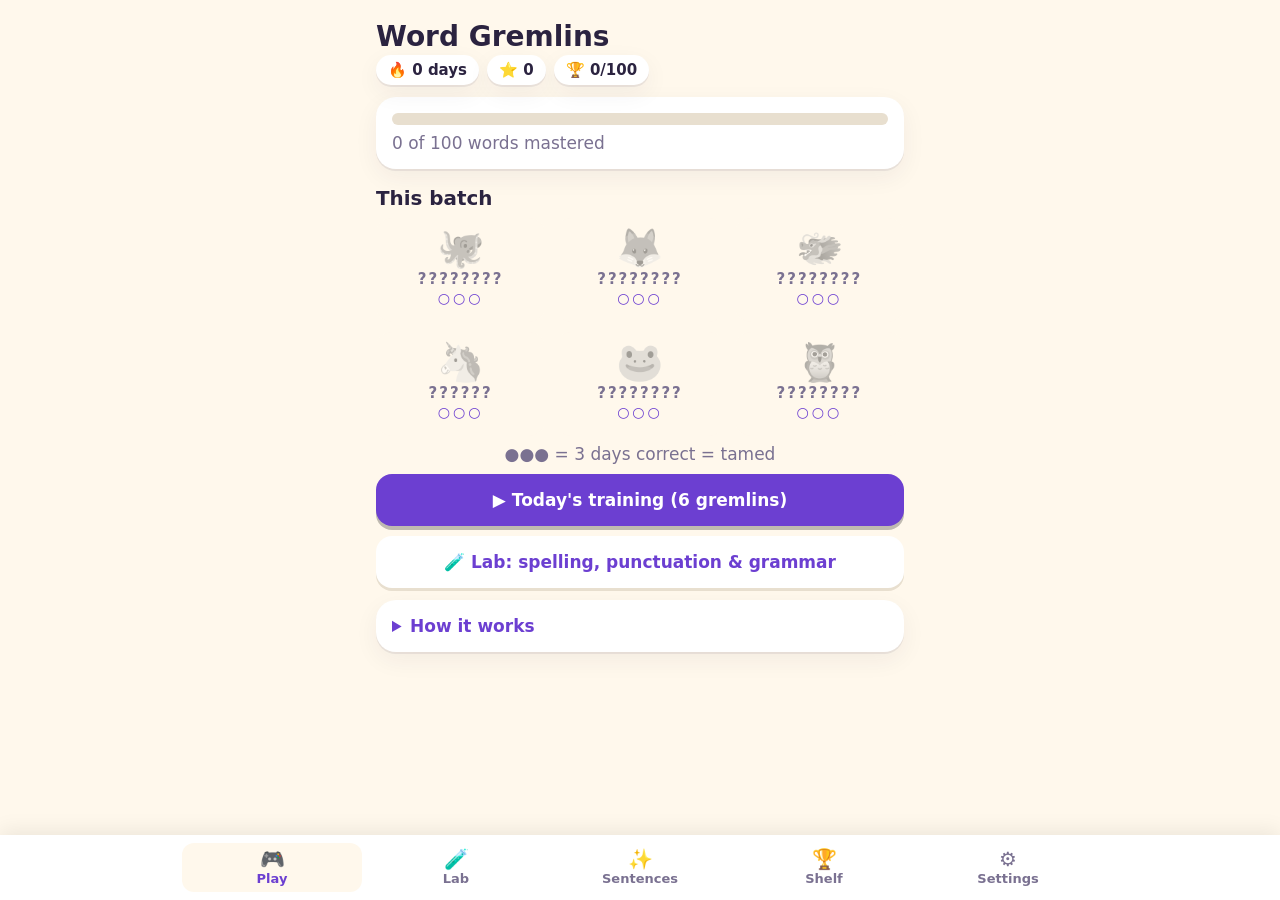
<file: index.html>
<!doctype html>
<html lang="en-GB">
<head>
<meta charset="utf-8">
<meta name="viewport" content="width=device-width,initial-scale=1,viewport-fit=cover">
<title>Word Gremlins</title>
<meta name="description" content="Tame spelling gremlins by spelling words from memory on three different days.">
<meta name="theme-color" content="#6c3fd1">
<meta name="apple-mobile-web-app-capable" content="yes">
<meta name="mobile-web-app-capable" content="yes">
<meta name="apple-mobile-web-app-title" content="Gremlins">
<meta name="apple-mobile-web-app-status-bar-style" content="default">
<link rel="manifest" href="manifest.webmanifest">
<link rel="icon" href="icons/icon.svg" type="image/svg+xml">
<link rel="apple-touch-icon" href="icons/apple-touch-icon.png">
<link rel="stylesheet" href="style.css">
</head>
<body>
<div id="app"></div>
<noscript>Word Gremlins needs JavaScript.</noscript>
<script src="words.js"></script>
<script src="app.js"></script>
</body>
</html>
</file>
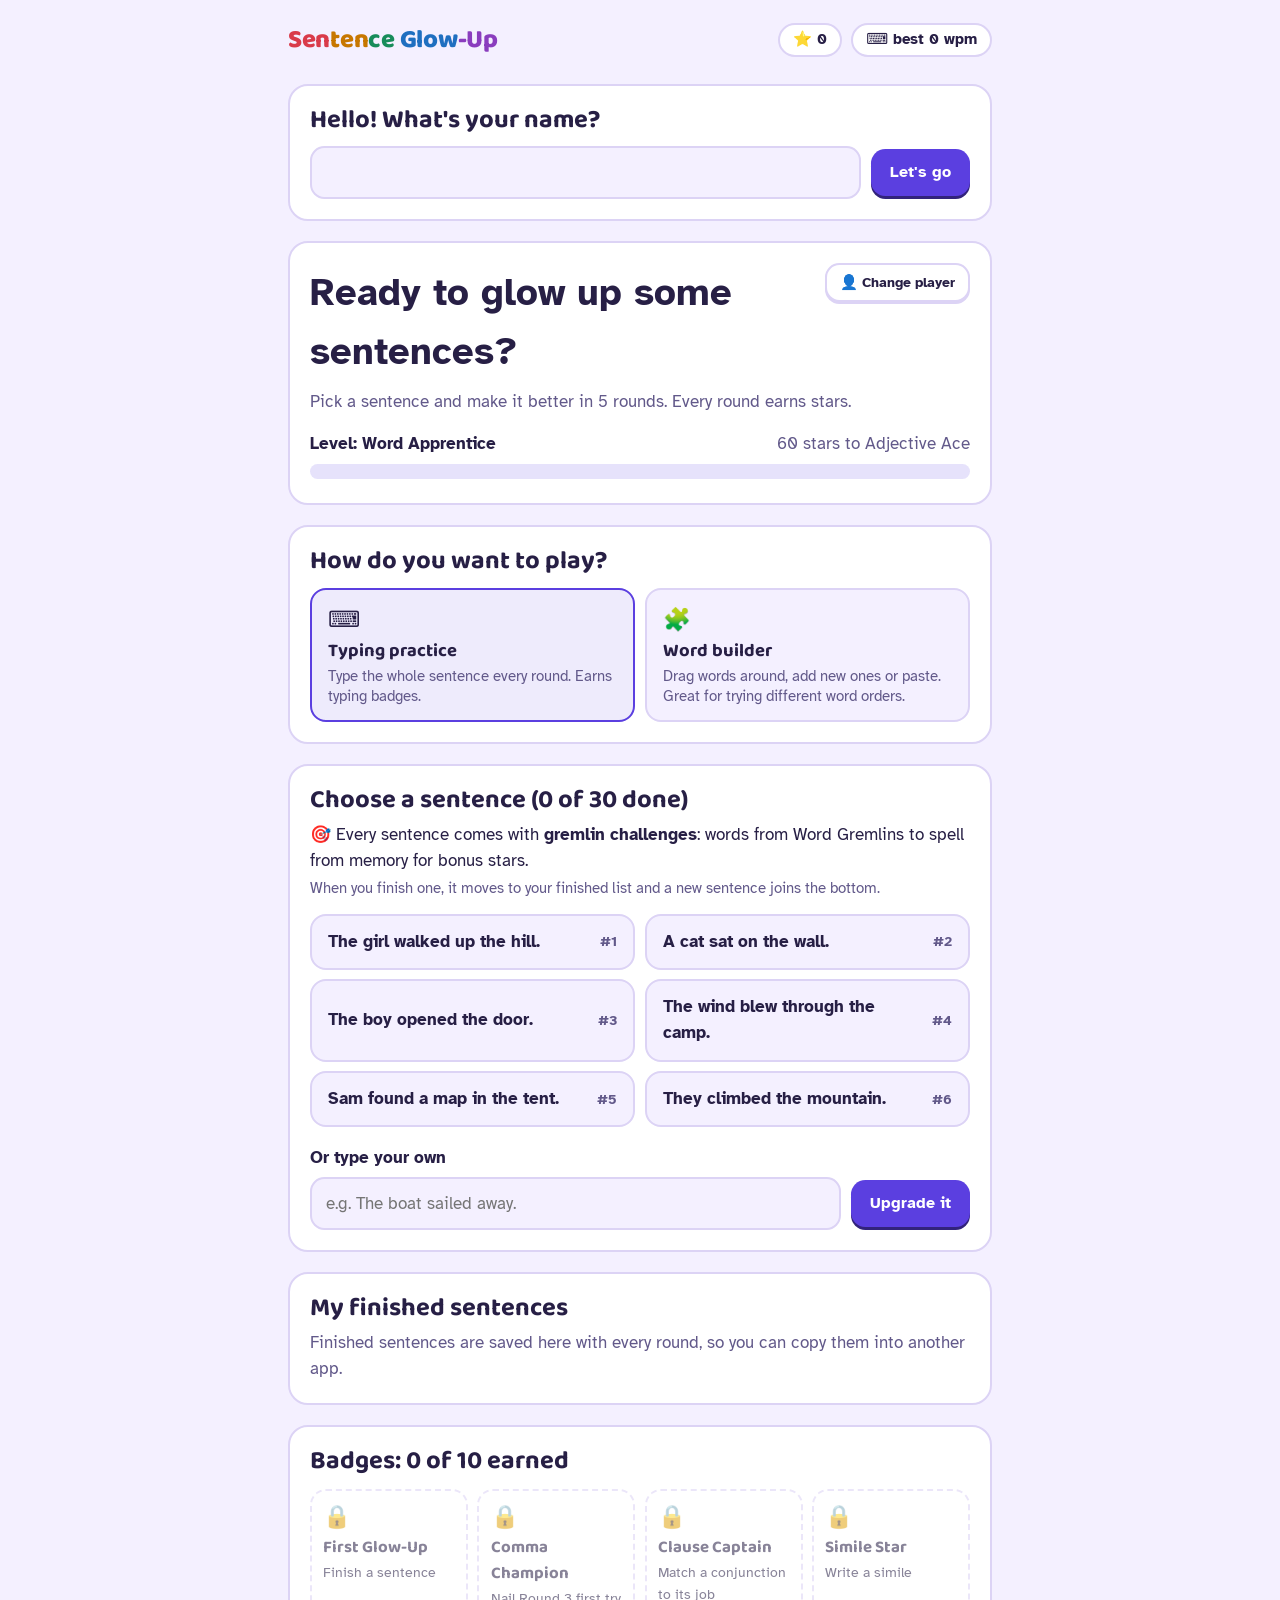
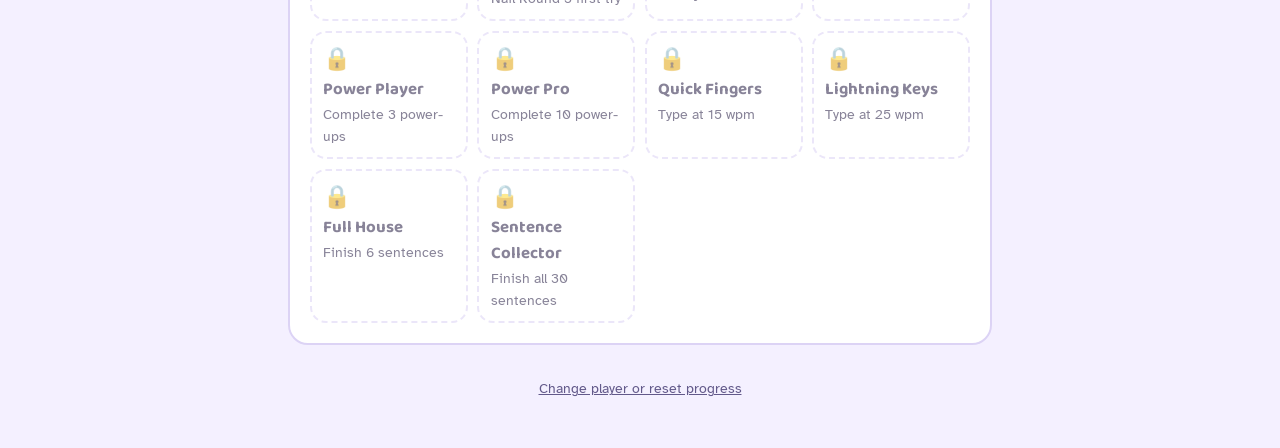
<file: glowup.html>
<!DOCTYPE html>
<html lang="en-GB">
<head>
<meta charset="utf-8">
<meta name="viewport" content="width=device-width, initial-scale=1, viewport-fit=cover">
<title>Sentence Glow-Up</title>
<meta name="theme-color" content="#6c3fd1">
<link rel="preconnect" href="https://fonts.googleapis.com">
<link rel="preconnect" href="https://fonts.gstatic.com" crossorigin>
<link href="https://fonts.googleapis.com/css2?family=Baloo+2:wght@500;700;800&family=Atkinson+Hyperlegible:ital,wght@0,400;0,700;1,400&display=swap" rel="stylesheet">
<style>
:root{
  --bg:#F4F0FF;--panel:#FFFFFF;--ink:#271F45;--muted:#62598A;--line:#DCD3F5;
  --accent:#5B3FE0;--accent-ink:#FFFFFF;--good:#17845A;--warn:#B4400C;
  --r1:#D93B4A;--r2:#C77700;--r3:#178C5A;--r4:#1F6FC0;--r5:#8A3DBE;
  --display:"Baloo 2","Trebuchet MS","Segoe UI",system-ui,sans-serif;
  --body:"Atkinson Hyperlegible","Verdana","Segoe UI",system-ui,sans-serif;
  color-scheme:light;
  box-sizing:border-box;
  padding-top:env(safe-area-inset-top,0px);
  padding-bottom:env(safe-area-inset-bottom,0px);
}
@media (prefers-color-scheme:dark){
  :root:not([data-theme="light"]){
    --bg:#16112A;--panel:#221B3D;--ink:#F0ECFF;--muted:#ADA5D2;--line:#3A3162;
    --accent:#A28EFF;--accent-ink:#16112A;--good:#4FD69A;--warn:#FF9B6B;
    --r1:#FF7A85;--r2:#FFBA4A;--r3:#4FD69A;--r4:#6EB6FF;--r5:#CF92F5;
    color-scheme:dark;
  }
}
:root[data-theme="dark"]{
  --bg:#16112A;--panel:#221B3D;--ink:#F0ECFF;--muted:#ADA5D2;--line:#3A3162;
  --accent:#A28EFF;--accent-ink:#16112A;--good:#4FD69A;--warn:#FF9B6B;
  --r1:#FF7A85;--r2:#FFBA4A;--r3:#4FD69A;--r4:#6EB6FF;--r5:#CF92F5;
  color-scheme:dark;
}
html{scroll-padding-top:env(safe-area-inset-top,0px)}
*,*::before,*::after{box-sizing:inherit}
body{margin:0;background:var(--bg);color:var(--ink);font-family:var(--body);font-size:1.0625rem;line-height:1.55}
.wrap{max-width:46rem;margin:0 auto;padding:1.25rem 1rem 3rem}
h1,h2,h3{font-family:var(--display);line-height:1.15;margin:0}
button,input,textarea{font:inherit;color:inherit}
button{cursor:pointer}
:focus-visible{outline:3px solid var(--accent);outline-offset:2px}
[hidden]{display:none!important}

/* top bar */
.bar{display:flex;align-items:center;justify-content:space-between;gap:1rem;margin-bottom:1.5rem;flex-wrap:wrap}
.logo{font-family:var(--display);font-weight:800;font-size:1.6rem;letter-spacing:-.01em}
.logo span{display:inline-block}
.logo .c1{color:var(--r1)}.logo .c2{color:var(--r2)}.logo .c3{color:var(--r3)}.logo .c4{color:var(--r4)}.logo .c5{color:var(--r5)}
.stats{display:flex;gap:.6rem;flex-wrap:wrap}
.pill{background:var(--panel);border:2px solid var(--line);border-radius:999px;padding:.2rem .8rem;font-weight:700;font-size:.95rem;white-space:nowrap}

.panel{background:var(--panel);border:2px solid var(--line);border-radius:1.25rem;padding:1.25rem;margin-bottom:1.25rem}
.muted{color:var(--muted)}
.btn{border:none;border-radius:.9rem;padding:.7rem 1.2rem;font-weight:700;background:var(--accent);color:var(--accent-ink);font-size:1rem;box-shadow:0 3px 0 color-mix(in srgb,var(--accent) 55%,#000)}
.btn:active{transform:translateY(2px);box-shadow:0 1px 0 color-mix(in srgb,var(--accent) 55%,#000)}
.btn.ghost{background:var(--panel);color:var(--ink);border:2px solid var(--line);box-shadow:0 2px 0 var(--line)}
.btn.ghost:hover{border-color:var(--accent)}
.btn.small{padding:.4rem .8rem;font-size:.9rem}
.btn:disabled{opacity:.45;cursor:not-allowed;box-shadow:none}
.seg{display:flex;background:var(--bg);border:2px solid var(--line);border-radius:999px;padding:.25rem;gap:.25rem;margin-bottom:1rem}
.segb{flex:1;border:none;background:transparent;border-radius:999px;padding:.55rem .8rem;font-weight:700;color:var(--muted)}
.segb[aria-checked="true"]{background:var(--accent);color:var(--accent-ink)}
.row{display:flex;gap:.6rem;flex-wrap:wrap;align-items:center}

/* home */
.hello{font-size:clamp(1.8rem,5vw,2.4rem);font-weight:800;margin-bottom:.25rem}
.level{margin-top:1rem}
.track{height:.9rem;background:color-mix(in srgb,var(--accent) 15%,transparent);border-radius:999px;overflow:hidden;margin:.4rem 0 .3rem}
.fill{height:100%;background:linear-gradient(90deg,var(--r1),var(--r2),var(--r3),var(--r4),var(--r5));border-radius:999px;transition:width .6s}
.picks{display:grid;gap:.6rem;grid-template-columns:repeat(auto-fit,minmax(14rem,1fr));margin-top:.8rem}
.pick{text-align:left;background:var(--bg);border:2px solid var(--line);border-radius:1rem;padding:.8rem 1rem;font-weight:700;display:flex;justify-content:space-between;gap:.5rem;align-items:center}
.pick:hover{border-color:var(--accent)}
.pick .done{color:var(--good);font-size:.9rem;white-space:nowrap}
.field{width:100%;padding:.7rem .9rem;border:2px solid var(--line);border-radius:.9rem;background:var(--bg)}
.badges{display:grid;grid-template-columns:repeat(auto-fill,minmax(9.5rem,1fr));gap:.6rem;margin-top:.8rem}
.badge{border:2px dashed var(--line);border-radius:1rem;padding:.6rem .7rem;font-size:.9rem;opacity:.55}
.badge b{display:block;font-family:var(--display);font-size:1.05rem}
.badge.on{border-style:solid;border-color:var(--accent);opacity:1;background:color-mix(in srgb,var(--accent) 8%,transparent)}
.badge .ico{font-size:1.4rem}

/* play */
.rounds{display:flex;gap:.4rem;margin-bottom:1rem}
.rd{flex:1;text-align:center;border-radius:.8rem;padding:.35rem .2rem;font-weight:700;font-size:.85rem;border:2px solid var(--line);color:var(--muted)}
.rd.now{color:#fff;border-color:transparent}
.rd.past{border-color:transparent}
.rd b{display:block;font-family:var(--display);font-size:1.15rem}
.stage{font-family:var(--display);font-weight:600;font-size:clamp(1.35rem,4vw,1.9rem);line-height:1.5;margin:.3rem 0 0}
mark{color:inherit;border-radius:.3em;padding:0 .12em;box-decoration-break:clone;-webkit-box-decoration-break:clone}
mark.r1{background:color-mix(in srgb,var(--r1) 24%,transparent);box-shadow:inset 0 -3px 0 var(--r1)}
mark.r2{background:color-mix(in srgb,var(--r2) 24%,transparent);box-shadow:inset 0 -3px 0 var(--r2)}
mark.r3{background:color-mix(in srgb,var(--r3) 24%,transparent);box-shadow:inset 0 -3px 0 var(--r3)}
mark.r4{background:color-mix(in srgb,var(--r4) 24%,transparent);box-shadow:inset 0 -3px 0 var(--r4)}
mark.r5{background:color-mix(in srgb,var(--r5) 24%,transparent);box-shadow:inset 0 -3px 0 var(--r5)}
.task h2{font-size:1.5rem}
.task .eg{font-style:italic;color:var(--muted);margin:.3rem 0 0}
details{margin-top:.6rem}
summary{cursor:pointer;font-weight:700;color:var(--accent)}
.chips{display:flex;flex-wrap:wrap;gap:.4rem;margin-top:.5rem}
.chip{border:2px solid var(--line);border-radius:999px;padding:.1rem .65rem;font-size:.95rem}
.power{display:flex;gap:.8rem;align-items:center;border:2px solid var(--r2);background:color-mix(in srgb,var(--r2) 10%,transparent);border-radius:1rem;padding:.7rem .9rem;margin-top:1rem}
.power .ico{font-size:1.6rem}
.power b{font-family:var(--display);font-size:1.05rem}
textarea{width:100%;min-height:7rem;resize:vertical;padding:.9rem 1rem;border:3px solid var(--line);border-radius:1rem;background:var(--bg);font-size:1.2rem;line-height:1.5}
textarea:focus{border-color:var(--accent);outline:none}
.typebar{display:flex;justify-content:space-between;gap:.6rem;flex-wrap:wrap;margin:.5rem 0 .8rem;font-size:.95rem}
.fb{border-radius:1rem;padding:1rem 1.1rem;margin-top:1rem;border:2px solid}
.fb.ok{border-color:var(--good);background:color-mix(in srgb,var(--good) 10%,transparent)}
.fb.no{border-color:var(--warn);background:color-mix(in srgb,var(--warn) 10%,transparent)}
.fb h3{font-size:1.35rem}
.fb ul{margin:.4rem 0 .8rem;padding-left:1.2rem}

/* finish */
.ladder{list-style:none;padding:0;margin:.6rem 0 0}
.ladder li{padding:.55rem 0;border-bottom:1px dashed var(--line);font-size:1.05rem}
.ladder li:last-child{border-bottom:none;font-family:var(--display);font-size:1.35rem;font-weight:600}
.ladder .lbl{display:block;font-size:.8rem;font-weight:700;color:var(--muted);font-family:var(--body)}
.legend{display:flex;flex-wrap:wrap;gap:.4rem .9rem;font-size:.9rem;margin-top:.6rem}
.big{font-family:var(--display);font-weight:800;font-size:clamp(2rem,6vw,2.8rem);line-height:1.1}

.toast{position:fixed;left:50%;bottom:calc(1rem + env(safe-area-inset-bottom,0px));transform:translateX(-50%);background:var(--ink);color:var(--bg);padding:.7rem 1.1rem;border-radius:1rem;font-weight:700;max-width:calc(100% - 2rem);z-index:20;text-align:center}
canvas#confetti{position:fixed;inset:0;pointer-events:none;z-index:15}
footer{text-align:center;font-size:.85rem;margin-top:2rem}
footer button{background:none;border:none;color:var(--muted);text-decoration:underline}
/* signpost guide table */
.tblwrap{overflow-x:auto}
.sg{width:100%;border-collapse:collapse;font-size:.95rem}
.sg th,.sg td{text-align:left;padding:.45rem .6rem;border-bottom:1px solid var(--line);vertical-align:top}
.sg th{font-family:var(--display);font-size:1rem;color:var(--r4)}
.sg td:first-child{font-weight:700;white-space:nowrap}
.sg tbody tr:nth-child(odd){background:color-mix(in srgb,var(--r4) 6%,transparent)}
/* signpost check */
.fb.sp{border-color:var(--r4);background:color-mix(in srgb,var(--r4) 9%,transparent)}
.sp-wrong{color:var(--warn);font-weight:700;margin:.3rem 0 0}
/* finished list */
.hitem{border-top:1px dashed var(--line);padding:.6rem 0}
.hitem:first-child{border-top:none}
.hitem summary{color:var(--ink);font-weight:400}
.hitem summary .hd{display:block;font-size:.8rem;font-weight:700;color:var(--muted)}
.hitem summary .hf{font-family:var(--display);font-weight:600;font-size:1.1rem}
.hitem .ladder li:last-child{font-size:1.15rem}
/* modes + word builder */
.modes{display:grid;grid-template-columns:repeat(auto-fit,minmax(14rem,1fr));gap:.6rem;margin-top:.7rem}
.mode{text-align:left;border:2px solid var(--line);background:var(--bg);border-radius:1rem;padding:.8rem 1rem;font-size:1.4rem}
.mode b{font-family:var(--display);font-size:1.15rem;display:block}
.mode span{display:block;font-size:.92rem;color:var(--muted);line-height:1.4}
.mode[aria-checked="true"]{border-color:var(--accent);background:color-mix(in srgb,var(--accent) 10%,transparent)}
.board{display:flex;flex-wrap:wrap;gap:.45rem;padding:.9rem;min-height:5rem;border:3px dashed var(--line);border-radius:1rem;background:var(--bg);margin:.6rem 0;align-items:center}
.tile{touch-action:none;user-select:none;-webkit-user-select:none;font-family:var(--display);font-weight:600;font-size:1.25rem;line-height:1.3;padding:.25rem .7rem;border-radius:.7rem;border:2px solid var(--line);background:var(--panel);box-shadow:0 2px 0 var(--line);cursor:grab}
.tile.p{padding:.25rem .55rem;min-width:2rem}
.tile.new{border-color:var(--rc);background:color-mix(in srgb,var(--rc) 16%,var(--panel))}
.tile.sel{outline:3px solid var(--accent);outline-offset:2px}
.tile.lifting{opacity:.3}
.tile.ins{box-shadow:-7px 0 0 -3px var(--accent)}
.tile.ins-after{box-shadow:7px 0 0 -3px var(--accent)}
.drag-ghost{position:fixed;pointer-events:none;z-index:30;transform:translate(-50%,-50%) rotate(-3deg);margin:0}
#wordText{margin:.6rem 0}
.chip.add{cursor:pointer;background:var(--panel)}
.chip.add:hover{border-color:var(--accent)}
.locked .adder,.locked #tileTools,.locked #asTextBtn,.locked #boardHelp,.locked .addNote{display:none!important}
.locked .board,.locked #wordText{pointer-events:none}
#lockNote{display:none;font-weight:700;margin:.5rem 0 0}
.locked #lockNote{display:block}
/* gremlin challenges */
.gbox{border:2px solid var(--r3);background:color-mix(in srgb,var(--r3) 8%,transparent);border-radius:1rem;padding:.7rem .9rem;margin-top:1rem}
.gbox h3{font-size:1.15rem}
.gcard{display:flex;align-items:center;gap:.7rem;background:var(--panel);border:2px solid var(--line);border-radius:.9rem;padding:.45rem .7rem;margin-top:.5rem}
.gcard .ge{font-size:1.7rem}.gcard .gt{flex:1;line-height:1.35}.gcard.gdone{border-color:var(--good)}.gcard.gdone .gt{color:var(--good)}
.gtry{color:var(--warn);font-weight:700;font-size:.9rem}
.gnotes{border-top:1px dashed var(--line);padding-top:.5rem;margin:.2rem 0 .8rem}.gnotes p{margin:.3rem 0}
.gbad{color:var(--warn);font-weight:700;text-decoration:line-through}
@media (max-width:30rem){.rounds{gap:.25rem}.rd{min-width:0;font-size:.7rem;padding:.3rem .1rem;overflow-wrap:anywhere}.rd b{font-size:1rem}}
@media (prefers-reduced-motion:reduce){.fill{transition:none}}
</style>
</head>
<body>
<canvas id="confetti" aria-hidden="true"></canvas>
<div class="wrap">
  <div class="bar">
    <div class="logo" aria-label="Sentence Glow-Up"><span class="c1">Sen</span><span class="c2">ten</span><span class="c3">ce</span> <span class="c4">Glow</span><span class="c5">-Up</span></div>
    <div class="stats">
      <span class="pill" id="starPill">⭐ 0</span>
      <span class="pill" id="wpmPill">⌨️ best 0 wpm</span>
    </div>
  </div>

  <!-- HOME -->
  <section id="home">
    <div class="panel" id="settings" hidden>
      <h2>Player settings</h2>
      <label for="renameIn" style="font-weight:700;display:block;margin-top:.8rem">Switch or add a player</label>
      <p class="muted" style="margin:.1rem 0 0;font-size:.95rem">Each player keeps their own stars and badges. Type a new name for a fresh start, or pick someone below.</p>
      <div class="row" style="margin-top:.4rem">
        <input class="field" id="renameIn" maxlength="20" autocomplete="off" style="flex:1;min-width:10rem">
        <button class="btn small" id="renameBtn">Switch player</button>
      </div>
      <div class="chips" id="playerList" style="margin-top:.6rem"></div>
      <div hidden>
      </div>
      <p style="margin:1.3rem 0 .2rem;font-weight:700">Start fresh</p>
      <p class="muted" id="resetInfo" style="margin:0 0 .6rem"></p>
      <div class="row" id="resetAsk"><button class="btn ghost small" id="resetStart">Reset stars and badges</button></div>
      <div class="row" id="resetConfirm" hidden><strong>Are you sure? This can't be undone.</strong><button class="btn small" id="resetYes">Yes, reset everything</button><button class="btn ghost small" id="resetNo">Cancel</button></div>
      <p style="margin:1.3rem 0 .2rem;font-weight:700">Delete a player</p>
      <p class="muted" style="margin:0 0 .6rem;font-size:.95rem">Removes the player and all their stars and badges.</p>
      <div class="chips" id="delList"></div>
      <div class="row" id="delConfirm" hidden style="margin-top:.6rem"><strong id="delAsk"></strong><button class="btn small" id="delYes">Yes, delete</button><button class="btn ghost small" id="delNo">Cancel</button></div>
      <div class="row" style="margin-top:1.2rem"><button class="btn ghost small" id="settingsClose">Close</button></div>
    </div>
    <div class="panel" id="nameBox" hidden>
      <h2>Hello! What's your name?</h2>
      <div class="row" style="margin-top:.7rem">
        <input class="field" id="nameIn" maxlength="20" autocomplete="off" style="flex:1;min-width:10rem" aria-label="Your name">
        <button class="btn" id="nameSave">Let's go</button>
      </div>
    </div>
    <div class="panel">
      <div class="row" style="justify-content:space-between;align-items:flex-start"><div class="hello" id="hello" style="flex:1;min-width:12rem">Ready to glow up some sentences?</div><button class="btn ghost small" id="openSettings">👤 Change player</button></div>
      <p class="muted" style="margin:.2rem 0 0">Pick a sentence and make it better in 5 rounds. Every round earns stars.</p>
      <div class="level">
        <div class="row" style="justify-content:space-between"><strong id="lvlName">Word Apprentice</strong><span class="muted" id="lvlNext"></span></div>
        <div class="track"><div class="fill" id="lvlFill" style="width:0%"></div></div>
      </div>
    </div>
    <div class="panel">
      <h2>How do you want to play?</h2>
      <div class="modes" id="modes" role="radiogroup" aria-label="Play style">
        <button class="mode" data-mode="type" role="radio" aria-checked="true">⌨️<b>Typing practice</b><span>Type the whole sentence every round. Earns typing badges.</span></button>
        <button class="mode" data-mode="words" role="radio" aria-checked="false">🧩<b>Word builder</b><span>Drag words around, add new ones or paste. Great for trying different word orders.</span></button>
      </div>
    </div>
    <div class="panel">
      <h2 id="pickHead">Choose a sentence</h2>
      <p style="margin:.4rem 0 0" id="gremHomeTip" hidden>🎯 Every sentence comes with <b>gremlin challenges</b>: words from Word Gremlins to spell from memory for bonus stars.</p>
      <p class="muted" style="margin:.2rem 0 0;font-size:.95rem">When you finish one, it moves to your finished list and a new sentence joins the bottom.</p>
      <div class="picks" id="picks"></div>
      <p style="margin:1.1rem 0 .4rem;font-weight:700">Or type your own</p>
      <div class="row">
        <input class="field" id="ownIn" placeholder="e.g. The boat sailed away." style="flex:1;min-width:12rem" aria-label="Your own sentence">
        <button class="btn" id="ownGo">Upgrade it</button>
      </div>
      <p class="muted" id="ownErr" style="margin:.4rem 0 0" hidden>Type a sentence of at least 3 words.</p>
    </div>
    <div class="panel" id="histPanel">
      <div class="row" style="justify-content:space-between"><h2 id="histHead">My finished sentences</h2><button class="btn ghost small" id="copyAll">📋 Copy all</button></div>
      <p class="muted" id="histEmpty" style="margin:.4rem 0 0">Finished sentences are saved here with every round, so you can copy them into another app.</p>
      <div id="hist"></div>
      <textarea id="copyBox" hidden readonly aria-label="Text to copy" style="min-height:9rem;font-size:1rem;margin-top:.8rem"></textarea>
      <p class="muted" id="copyBoxHelp" hidden style="margin:.3rem 0 0;font-size:.9rem">The text above is selected. Press Ctrl+C (Cmd+C on a Mac), or long-press it and choose Copy.</p>
      <div class="row" id="histClearRow" style="margin-top:.9rem"><button class="btn ghost small" id="histClear">Clear this list</button></div>
      <div class="row" id="histConfirm" hidden style="margin-top:.9rem"><strong>Delete every finished sentence?</strong><button class="btn small" id="histYes">Yes, delete</button><button class="btn ghost small" id="histNo">Cancel</button></div>
    </div>
    <div class="panel">
      <h2 id="badgeHead">Badges</h2>
      <div class="badges" id="badges"></div>
    </div>
  </section>

  <!-- PLAY -->
  <section id="play" hidden>
    <div class="rounds" id="rounds"></div>
    <div class="panel">
      <div class="muted" style="font-size:.9rem;font-weight:700" id="stageLbl">Your sentence so far</div>
      <p class="stage" id="stage"></p>
    </div>
    <div class="panel task">
      <h2 id="taskTitle"></h2>
      <p style="margin:.4rem 0 0" id="taskTip"></p>
      <p class="eg" id="taskEg"></p>
      <div id="signGuide" hidden>
        <p style="margin:.9rem 0 .4rem;font-weight:700">🪧 Signpost guide: what each conjunction tells the reader</p>
        <div class="tblwrap"><table class="sg">
          <thead><tr><th>Conjunction</th><th>Its job</th><th>It tells the reader…</th></tr></thead>
          <tbody>
            <tr><td>because, as, since</td><td>A reason</td><td>“Here comes the reason.”</td></tr>
            <tr><td>although, even though, but, yet</td><td>A surprise or opposite</td><td>“Here comes something you wouldn’t expect.”</td></tr>
            <tr><td>while, whilst, as, when</td><td>Same time</td><td>“This is happening at the same moment.”</td></tr>
            <tr><td>so</td><td>A result</td><td>“Here comes what happened because of it.”</td></tr>
            <tr><td>until, before, after, once</td><td>Time order</td><td>“Here’s when it happened.”</td></tr>
            <tr><td>if, unless</td><td>Only if…</td><td>“This only happens if something else does.”</td></tr>
            <tr><td>and</td><td>Adding an idea</td><td>“Here’s another idea that goes with it.”</td></tr>
          </tbody>
        </table></div>
        <p class="muted" style="margin:.4rem 0 0;font-size:.92rem">Test it: read the first part, then ask “Does the next part really do what my signpost promised?”</p>
      </div>
      <details id="bankBox"><summary>Need ideas? Open the word bank</summary><div class="chips" id="bank"></div></details>
      <div class="power" id="power"><span class="ico">⚡</span><div><b>Power-up: <span id="powerText"></span></b><div class="muted" style="font-size:.9rem">Do it for 5 bonus stars.</div></div></div>
      <div class="gbox" id="gremBox" hidden><div class="row" style="justify-content:space-between"><h3>🎯 Gremlin challenges</h3><button type="button" class="btn ghost small" id="gremNew">🔄 Other words</button></div>
        <p class="muted" style="margin:.3rem 0 0;font-size:.92rem">Use one of these gremlin words in any round, spelled from memory, for 5 bonus stars. Tap 🔊 to hear it. Use a different gremlin word all by yourself for 8!</p>
        <div id="gremCards"></div></div>
    </div>
    <div class="panel">
      <div class="seg" id="modeSwitch" role="radiogroup" aria-label="Play style"><button type="button" class="segb" data-mode="type" role="radio">⌨️ Typing</button><button type="button" class="segb" data-mode="words" role="radio">🧩 Word builder</button></div>
      <div id="typeArea">
        <label for="typer" style="font-weight:700">Type your upgraded sentence</label>
        <div class="typebar muted"><span id="liveWpm">⌨️ Start typing…</span><span id="count">0 words</span></div>
        <textarea id="typer" spellcheck="true" autocomplete="off" placeholder="Type the whole sentence again with your upgrade…"></textarea>
      </div>
      <div id="wordArea" hidden>
        <div class="row" style="justify-content:space-between"><strong>Build your upgraded sentence</strong><button class="btn ghost small" id="asTextBtn">✏️ Edit as text</button></div>
        <p class="muted" id="boardHelp" style="margin:.3rem 0 0;font-size:.95rem">Drag words to move them. Tap a word to move, change or remove it.</p>
        <div class="board" id="board" aria-label="Word tiles"></div>
        <textarea id="wordText" hidden spellcheck="true" autocomplete="off" aria-label="Your sentence as text"></textarea>
        <div class="row" id="tileTools" hidden style="margin-bottom:.7rem">
          <span class="muted">Selected: <b id="selWord"></b></span>
          <button class="btn ghost small" id="tLeft" aria-label="Move word left">←</button>
          <button class="btn ghost small" id="tRight" aria-label="Move word right">→</button>
          <button class="btn ghost small" id="tCase" aria-label="Switch capital letter">Aa</button>
          <button class="btn ghost small" id="tDel">🗑 Remove</button>
          <button class="btn ghost small" id="tDone">Done</button>
        </div>
        <div class="row adder">
          <input class="field" id="addIn" placeholder="Type new words to add" autocomplete="off" style="flex:1;min-width:10rem" aria-label="New words">
          <button class="btn small" id="addBtn">Add</button>
          <button class="btn ghost small" id="delBtn" disabled>🗑 Remove selected word</button>
        </div>
        <div class="row adder" style="margin-top:.5rem">
          <span class="muted" style="font-size:.95rem">Punctuation:</span>
          <button class="btn ghost small pbtn" data-p=",">,</button>
          <button class="btn ghost small pbtn" data-p=".">.</button>
          <button class="btn ghost small pbtn" data-p="!">!</button>
          <button class="btn ghost small pbtn" data-p="?">?</button>
          <button class="btn ghost small pbtn" data-p="–">–</button>
          <button class="btn ghost small" id="restartTiles" style="margin-left:auto">Start again</button>
        </div>
        <p class="muted addNote" style="font-size:.9rem;margin:.5rem 0 0">New words go after the word you've tapped, or at the end. Words in colour are new this round.</p>
        <p id="lockNote">Round done! Press the button below to start the next round.</p>
      </div>
      <div class="row" style="margin-top:.8rem;justify-content:space-between">
        <div class="row">
          <button class="btn" id="checkBtn">Check my sentence</button>
          <button class="btn ghost small" id="speakBtn">🔊 Read it aloud</button>
        </div>
        <button class="btn ghost small" id="copyBtn" title="Fills in your last sentence. No typing score for this round.">Start from last sentence</button>
      </div>
      <div id="fb"></div>
    </div>
    <div class="row" style="justify-content:space-between">
      <button class="btn ghost small" id="quitBtn">Back to sentences</button>
    </div>
  </section>

  <!-- FINISH -->
  <section id="finish" hidden>
    <div class="panel">
      <div class="big" id="finTitle">Glowed up!</div>
      <p class="muted" style="margin:.3rem 0 0" id="finStats"></p>
    </div>
    <div class="panel">
      <h2>How your sentence grew</h2>
      <div class="legend" id="legend"></div>
      <ol class="ladder" id="ladder"></ol>
      <div class="row" style="margin-top:1rem">
        <button class="btn ghost small" id="finSpeak">🔊 Read the final sentence</button>
        <button class="btn ghost small" id="finCopy">📋 Copy all rounds</button>
      </div>
      <p class="muted" style="margin:1rem 0 0;font-size:.95rem">The game checks you added the right kind of word, but it can't check everything. Ask a grown-up to read your final sentence with you.</p>
    </div>
    <div class="panel" id="newBadgesBox" hidden>
      <h2>New badges</h2>
      <div class="badges" id="newBadges"></div>
    </div>
    <div class="row">
      <button class="btn" id="againBtn">Choose another sentence</button>
    </div>
  </section>

  <footer><button id="resetBtn">Change player or reset progress</button></footer>
</div>
<div class="toast" id="toast" role="status" hidden></div>

<script>
(function(){
"use strict";
var $=function(id){return document.getElementById(id)};

/* ---------- data ---------- */
var BANK=[
 "The girl walked up the hill.",
 "A cat sat on the wall.",
 "The boy opened the door.",
 "The wind blew through the camp.",
 "Sam found a map in the tent.",
 "They climbed the mountain.",
 "The dog barked at the postman.",
 "A bird landed on the fence.",
 "The children played in the park.",
 "Mum put the cake in the oven.",
 "The ship sailed across the sea.",
 "A fox crept into the garden.",
 "The rain fell on the roof.",
 "Grandpa sat by the fire.",
 "The train stopped at the station.",
 "An owl hooted in the tree.",
 "Lily kicked the ball over the wall.",
 "The car drove down the road.",
 "The baby slept in the cot.",
 "A spider spun a web in the corner.",
 "The knight rode to the castle.",
 "The teacher wrote on the board.",
 "A horse galloped across the field.",
 "The snow covered the village.",
 "Tom hid behind the curtain.",
 "The fish swam under the bridge.",
 "The robot walked into the room.",
 "A dragon flew over the town.",
 "The girls ran along the beach.",
 "The old man walked his dog."
];
var SHOW=6;
var PREP=new Set("about above across after against along alongside amid amidst among amongst around at before behind below beneath beside besides between beyond by down during except for from in inside into near next of off on onto opposite out outside over past round since through throughout till to toward towards under underneath until up upon with within without".split(" "));
var CONJ=new Set("and but or so because although though while whilst until unless as since when whenever after before if once even yet nor wherever".split(" "));
var SIMPLE_CONJ=new Set(["and","but","or","so","yet","nor"]);
var FUNC=new Set("a an the this that these those his her its their my your our he she it they we i you him them me us was were is are be been had has have did do does to very".split(" "));
FUNC.forEach&&0;
var ROUNDS=[
 {name:"Adjectives",title:"Round 1: Add or upgrade adjectives",
  tip:"Find the nouns (people, places, things). Add a describing word before them, or swap a plain one for something sharper.",
  eg:"A deer → An agile and hungry deer",
  bank:["towering","battered","weary","delicate","gloomy","sparkling","enormous","ancient","scruffy","eerie","gleaming","exhausted","curious","crumbling"],
  powers:[
   {text:"add two new adjectives",test:function(c){return c.addedContent.length>=2}},
   {text:"join two adjectives with \u201cand\u201d",test:function(c){return c.addedNorms.indexOf("and")>-1&&c.addedContent.length>=2}}
  ]},
 {name:"Prepositions",title:"Round 2: Upgrade the preposition",
  tip:"Prepositions say where or when: on, in, at, by. Swap one for a more exact word, or add a new \u201cwhere\u201d phrase.",
  eg:"on the wall → along the crumbling wall",
  bank:["across","beneath","among","beyond","alongside","throughout","underneath","deep within","on top of","towards","through"],
  powers:[
   {text:"use \u201cbeneath\u201d, \u201camong\u201d or \u201cbeyond\u201d",test:function(c){return ["beneath","among","amongst","beyond"].some(function(w){return c.addedNorms.indexOf(w)>-1})}},
   {text:"add a whole new \u201cwhere\u201d phrase (3 or more new words)",test:function(c){return c.addedNorms.length>=3}}
  ]},
 {name:"Fronted adverbial",title:"Round 3: Add a fronted adverbial",
  tip:"Add a phrase at the very start that says how, when or where. Put a comma straight after it.",
  eg:"Slowly, the girl… / As dusk fell, the girl…",
  bank:["Slowly,","Carefully,","Without a word,","With a sigh,","Moments later,","As dusk fell,","At last,","Deep in the woods,","Across the field,"],
  powers:[
   {text:"start with a word ending in \u201c-ly\u201d",test:function(c){return /ly$/.test(c.newNorms[0]||"")}},
   {text:"start with \u201cAs\u201d",test:function(c){return c.newNorms[0]==="as"}},
   {text:"start with a time phrase, like \u201cMoments later,\u201d",test:function(c){var o=c.opener.toLowerCase();return /\b(later|soon|dawn|dusk|night|morning|evening|last|finally|eventually|meanwhile|suddenly|after|before|when|once|until|then|minute|moment|hour|day)\b/.test(o)}}
  ]},
 {name:"Conjunction",title:"Round 4: Add a conjunction",
  tip:"Join on a new idea with a conjunction. Conjunctions are signposts, so pick one whose job fits: because (a reason), although (a surprise), whilst (at the same time), so (a result), until (time).",
  eg:"…watched the deer whilst photographers waited in silence.",
  bank:["because","although","whilst","while","until","unless","as","so","even though","before","after"],
  powers:[
   {text:"use \u201calthough\u201d",test:function(c){return c.addedNorms.indexOf("although")>-1}},
   {text:"use \u201cuntil\u201d",test:function(c){return c.addedNorms.indexOf("until")>-1}},
   {text:"use \u201cwhilst\u201d",test:function(c){return c.addedNorms.indexOf("whilst")>-1}}
  ]},
 {name:"Freestyle",title:"Round 5: Freestyle",
  tip:"Make anything better: a simile, a \u201cwho\u201d or \u201cwhich\u201d clause, a stronger verb, a dash. You can also cut words that feel crowded.",
  eg:"…the cat, which was as black as coal, …",
  bank:["like a","as bright as",", who",", which","\u2013","trudged","whispered","glistening"],
  powers:[
   {text:"add a simile (like a… / as… as…)",test:function(c){return c.newHas(/\blike (a|an|the)\b|\bas \w+ as\b/i)}},
   {text:"add a \u201cwho\u201d or \u201cwhich\u201d clause",test:function(c){return c.newHas(/,\s*(who|which|whose)\b/i)}},
   {text:"use a dash",test:function(c){return c.newHas(/\s[\u2013\u2014-]\s/)}}
  ]}
];
var LEVELS=[[0,"Word Apprentice"],[60,"Adjective Ace"],[150,"Clause Commander"],[300,"Sentence Wizard"],[500,"Grammar Legend"]];
var BADGES=[
 {id:"first",ico:"🌱",name:"First Glow-Up",desc:"Finish a sentence"},
 {id:"comma",ico:"✏️",name:"Comma Champion",desc:"Nail Round 3 first try"},
 {id:"fancy",ico:"🔗",name:"Clause Captain",desc:"Match a conjunction to its job"},
 {id:"simile",ico:"🌟",name:"Simile Star",desc:"Write a simile"},
 {id:"power3",ico:"⚡",name:"Power Player",desc:"Complete 3 power-ups"},
 {id:"power10",ico:"🚀",name:"Power Pro",desc:"Complete 10 power-ups"},
 {id:"speed15",ico:"🐇",name:"Quick Fingers",desc:"Type at 15 wpm"},
 {id:"speed25",ico:"⚡️",name:"Lightning Keys",desc:"Type at 25 wpm"},
 {id:"allsix",ico:"🏆",name:"Full House",desc:"Finish 6 sentences"},
 {id:"all30",ico:"📚",name:"Sentence Collector",desc:"Finish all 30 sentences"}
];

/* ---------- storage ---------- */
var KEY="sentence-glow-up-v1";
function freshProgress(){return {stars:0,bestWpm:0,badges:[],powers:0,shown:[0,1,2,3,4,5],next:SHOW,history:[]}}
function fillShown(){while(state.shown.length<SHOW&&state.next<BANK.length)state.shown.push(state.next++)}
var store={current:"",players:{},mode:"type"};
try{
  var raw=localStorage.getItem(KEY);
  if(raw){var p=JSON.parse(raw);
    if(p&&p.players){store=Object.assign(store,p)}
    else if(p&&typeof p==="object"){ /* older single-player save */
      store.mode=p.mode||"type";store.current=p.name||"";
      store.players[store.current]={stars:p.stars||0,bestWpm:p.bestWpm||0,badges:p.badges||[],done:p.done||{},powers:p.powers||0};
    }}
}catch(e){}
var state;
function loadPlayer(n){
  var pr=store.players[n]||freshProgress();
  var shown=pr.shown?pr.shown.slice():[0,1,2,3,4,5].filter(function(i){return !(pr.done&&pr.done[i])});
  state={name:n,mode:store.mode,stars:pr.stars||0,bestWpm:pr.bestWpm||0,badges:(pr.badges||[]).slice(),powers:pr.powers||0,
    shown:shown,next:typeof pr.next==="number"?pr.next:SHOW,history:(pr.history||[]).slice()};
  fillShown();
}
loadPlayer(store.current);
function save(){
  store.mode=state.mode;store.current=state.name;
  store.players[state.name]={stars:state.stars,bestWpm:state.bestWpm,badges:state.badges,powers:state.powers,shown:state.shown,next:state.next,history:state.history};
  if(state.name&&store.players[""])delete store.players[""];
  try{localStorage.setItem(KEY,JSON.stringify(store))}catch(e){}
}

/* ---------- helpers ---------- */
function esc(s){return String(s).replace(/[&<>"']/g,function(m){return{"&":"&amp;","<":"&lt;",">":"&gt;",'"':"&quot;","'":"&#39;"}[m]})}
function toks(s){return s.trim().split(/\s+/).filter(Boolean)}
function norm(t){return t.toLowerCase().replace(/[\u2018\u2019]/g,"'").replace(/[^a-z'\-]/g,"").replace(/^[-']+|[-']+$/g,"")}
function lcs(a,b){
  var n=a.length,m=b.length,dp=[],i,j;
  for(i=0;i<=n;i++){dp.push(new Array(m+1).fill(0))}
  for(i=n-1;i>=0;i--)for(j=m-1;j>=0;j--){
    dp[i][j]=(a[i]&&a[i]===b[j])?dp[i+1][j+1]+1:Math.max(dp[i+1][j],dp[i][j+1]);
  }
  var map=new Array(m).fill(-1);i=0;j=0;
  while(i<n&&j<m){
    if(a[i]&&a[i]===b[j]){map[j]=i;i++;j++}
    else if(dp[i+1][j]>=dp[i][j+1])i++;else j++;
  }
  return map;
}
function render(v){
  return v.tokens.map(function(t,i){var c=v.colors[i];return c?'<mark class="r'+c+'">'+esc(t)+"</mark>":esc(t)}).join(" ");
}
function toast(msg){var t=$("toast");t.textContent=msg;t.hidden=false;clearTimeout(toast._t);toast._t=setTimeout(function(){t.hidden=true},2600)}
function speak(text){
  try{
    if(!("speechSynthesis" in window)){toast("Reading aloud isn't available here. Read it to a grown-up instead!");return}
    speechSynthesis.cancel();
    var u=new SpeechSynthesisUtterance(text);u.lang="en-GB";u.rate=.92;
    var vs=speechSynthesis.getVoices().filter(function(v){return /en-GB/i.test(v.lang)});
    if(vs.length)u.voice=vs[0];
    speechSynthesis.speak(u);
  }catch(e){toast("Reading aloud isn't available here.")}
}
function levelInfo(s){
  var cur=LEVELS[0],next=null;
  for(var i=0;i<LEVELS.length;i++){if(s>=LEVELS[i][0]){cur=LEVELS[i];next=LEVELS[i+1]||null}}
  var pct=next?Math.round((s-cur[0])/(next[0]-cur[0])*100):100;
  return {name:cur[1],next:next,pct:pct};
}
function award(id,list){if(state.badges.indexOf(id)===-1){state.badges.push(id);if(list)list.push(id);var b=BADGES.find(function(x){return x.id===id});toast("New badge: "+b.ico+" "+b.name)}}

/* ---------- home ---------- */
function show(id){["home","play","finish"].forEach(function(s){$(s).hidden=s!==id});window.scrollTo(0,0)}
function refreshTop(){$("starPill").textContent="⭐ "+state.stars;$("wpmPill").textContent="⌨️ best "+state.bestWpm+" wpm"}
function renderHome(){
  refreshTop();$("gremHomeTip").hidden=!wgRead();
  $("nameBox").hidden=!!state.name;
  $("hello").textContent=state.name?"Hi "+state.name+"! Ready to glow up some sentences?":"Ready to glow up some sentences?";
  var L=levelInfo(state.stars);
  $("lvlName").textContent="Level: "+L.name;
  $("lvlNext").textContent=L.next?(L.next[0]-state.stars)+" stars to "+L.next[1]:"Top level reached!";
  $("lvlFill").style.width=L.pct+"%";
  var doneCount=state.next-state.shown.length;
  $("pickHead").textContent="Choose a sentence ("+doneCount+" of "+BANK.length+" done)";
  $("picks").innerHTML=state.shown.length?state.shown.map(function(i){
    return '<button class="pick" data-i="'+i+'"><span>'+esc(BANK[i])+'</span><span class="muted" style="font-size:.85rem;white-space:nowrap">#'+(i+1)+"</span></button>";
  }).join(""):'<div><p style="margin:0 0 .6rem;font-weight:700">🎉 You\u2019ve finished all '+BANK.length+' sentences!</p><button class="btn small" id="restartBank">Start the 30 again</button></div>';
  renderHistory();
  $("badges").innerHTML=BADGES.map(badgeHtml).join("");
  $("badgeHead").textContent="Badges: "+state.badges.length+" of "+BADGES.length+" earned";
  [].forEach.call(document.querySelectorAll(".mode"),function(b){b.setAttribute("aria-checked",String(b.dataset.mode===state.mode))});
}
$("modes").addEventListener("click",function(e){var b=e.target.closest(".mode");if(b){state.mode=b.dataset.mode;save();renderHome()}});
function badgeHtml(b){var on=state.badges.indexOf(b.id)>-1;return '<div class="badge'+(on?" on":"")+'"><span class="ico">'+(on?b.ico:"🔒")+"</span><b>"+esc(b.name)+"</b>"+esc(b.desc)+"</div>"}
$("picks").addEventListener("click",function(e){
  if(e.target.closest("#restartBank")){state.shown=[];state.next=0;fillShown();save();renderHome();return}
  var b=e.target.closest(".pick");if(b)start(BANK[+b.dataset.i],+b.dataset.i);
});
$("nameSave").addEventListener("click",function(){var n=$("nameIn").value.trim();if(n){state.name=n;save();renderHome()}});
$("nameIn").addEventListener("keydown",function(e){if(e.key==="Enter")$("nameSave").click()});
$("ownGo").addEventListener("click",function(){
  var s=$("ownIn").value.trim();
  if(toks(s).length<3){$("ownErr").hidden=false;return}
  $("ownErr").hidden=true;
  if(!/[.!?]$/.test(s))s+=".";
  s=s.charAt(0).toUpperCase()+s.slice(1);
  start(s,-1);
});
$("ownIn").addEventListener("keydown",function(e){if(e.key==="Enter")$("ownGo").click()});

/* ---------- play ---------- */
var G=null;
function start(sentence,idx){
  var t=toks(sentence);
  G={idx:idx,versions:[{text:sentence,tokens:t,colors:t.map(function(){return 0})}],round:1,stars:0,wpms:[],firstTry:true,usedCopy:false,startTime:null,newBadges:[],power:null};
  gremSetup();setupRound();show("play");
}
function setupRound(){
  var R=ROUNDS[G.round-1];
  G.firstTry=true;G.usedCopy=false;G.startTime=null;
  G.power=R.powers[Math.floor(Math.random()*R.powers.length)];
  $("rounds").innerHTML=ROUNDS.map(function(r,i){
    var n=i+1,cls=n===G.round?"now":(n<G.round?"past":"");
    var style=n===G.round?' style="background:var(--r'+n+')"':(n<G.round?' style="border-color:var(--r'+n+');color:var(--r'+n+')"':"");
    return '<div class="rd '+cls+'"'+style+'><b>'+(n<G.round?"✓":n)+"</b>"+esc(r.name)+"</div>";
  }).join("");
  $("stageLbl").textContent=G.round===1?"Your basic sentence":"Your sentence so far";
  $("stage").innerHTML=render(G.versions[G.versions.length-1]);
  $("taskTitle").textContent=R.title;$("taskTitle").style.color="var(--r"+G.round+")";
  $("taskTip").textContent=R.tip;$("taskEg").textContent="Example: "+R.eg;
  $("bankBox").open=false;
  $("signGuide").hidden=G.round!==4;
  $("powerText").textContent=G.power.text;
  $("typer").value="";$("fb").innerHTML="";$("checkBtn").hidden=false;
  updateCount();$("liveWpm").textContent="⌨️ Start typing…";
  $("wordArea").classList.remove("locked");$("typer").readOnly=false;
  W.asText=false;W.tiles=splitTiles(lastText());W.sel=-1;setAsText(false);
  applyMode(true);renderChallenges();
}
function updateCount(){var n=toks($("typer").value).length;$("count").textContent=n+(n===1?" word":" words")}
function currentWpm(){
  if(state.mode==="words")return null;
  if(!G.startTime||G.usedCopy)return null;
  var mins=(Date.now()-G.startTime)/60000;if(mins<0.08)return null;
  return Math.round(($("typer").value.length/5)/mins);
}
$("typer").addEventListener("input",function(){
  if(!G.startTime&&$("typer").value.length)G.startTime=Date.now();
  updateCount();
  var w=currentWpm();$("liveWpm").textContent=G.usedCopy?"⌨️ No typing score this round":(w===null?"⌨️ Typing…":"⌨️ "+w+" words per minute");
});
$("typer").addEventListener("paste",function(e){e.preventDefault();toast("Typing practice! Type it out instead of pasting.")});
$("typer").addEventListener("keydown",function(e){if(e.key==="Enter"&&!e.shiftKey){e.preventDefault();if(!$("checkBtn").hidden)check()}});
$("copyBtn").addEventListener("click",function(){
  G.usedCopy=true;$("typer").value=G.versions[G.versions.length-1].text;updateCount();
  $("liveWpm").textContent="⌨️ No typing score this round";$("typer").focus();
});
$("speakBtn").addEventListener("click",function(){speak(attemptText()||lastText())});
$("quitBtn").addEventListener("click",function(){renderHome();show("home")});
$("checkBtn").addEventListener("click",check);

function analyse(prevV,text){
  var newT=toks(text),newN=newT.map(norm),prevN=prevV.tokens.map(norm);
  var map=lcs(prevN,newN);
  var matched=map.filter(function(x){return x>-1}).length;
  var addedIdx=[];newN.forEach(function(n,i){if(map[i]===-1)addedIdx.push(i)});
  var addedNorms=addedIdx.map(function(i){return newN[i]}).filter(Boolean);
  var addedContent=addedNorms.filter(function(w){return !PREP.has(w)&&!CONJ.has(w)&&!FUNC.has(w)});
  var comma=text.indexOf(",");
  return {
    prevText:prevV.text,newText:text,newTokens:newT,newNorms:newN,map:map,addedIdx:addedIdx,
    addedNorms:addedNorms,addedContent:addedContent,
    removed:prevN.filter(Boolean).length-matched,prevCount:prevN.filter(Boolean).length,
    comma:comma,opener:comma>-1?text.slice(0,comma):"",
    newHas:function(re){return re.test(text)&&!re.test(prevV.text)}
  };
}
function judge(r,c){
  if(c.newText.replace(/\s+/g," ")===c.prevText.replace(/\s+/g," "))return {pass:false,hint:"That's the same as before. Change something for this round."};
  if(r<5&&c.prevCount>0&&c.removed>c.prevCount*0.5)return {pass:false,hint:"Lots of your old sentence has gone. Keep the sentence and build on it."};
  var extras=[];
  if(r===1){
    if(c.addedContent.length>=1)return {pass:true,msg:"Great describing words!",extras:extras};
    return {pass:false,hint:"Add a describing word before one of the nouns, like \u201cgloomy\u201d or \u201cscruffy\u201d."};
  }
  if(r===2){
    if(c.addedNorms.some(function(w){return PREP.has(w)}))return {pass:true,msg:"Now we know exactly where!",extras:extras};
    return {pass:false,hint:"Swap or add a \u201cwhere\u201d word, like beneath, across or among."};
  }
  if(r===3){
    var startNew=c.addedIdx.indexOf(0)>-1;
    if(c.comma===-1)return {pass:false,hint:startNew?"So close! Put a comma straight after your fronted adverbial.":"Add a phrase at the very start that says how, when or where, then a comma."};
    var openerWords=toks(c.opener).length;
    var openerNew=c.addedIdx.some(function(i){return i<openerWords});
    if(openerNew&&openerWords<=9)return {pass:true,msg:"Brilliant fronted adverbial, and you remembered the comma!",extras:extras};
    return {pass:false,hint:"Put your new how, when or where phrase at the very start of the sentence, followed by a comma."};
  }
  if(r===4){
    var cj=c.addedNorms.filter(function(w){return CONJ.has(w)});
    if(!cj.length)return {pass:false,hint:"Join on a new idea with a conjunction like because, although or until."};
    return {pass:true,msg:"Good joining!",extras:extras,conj:pickConj(c,cj)};
  }
  if(c.newHas(/\blike (a|an|the)\b|\bas \w+ as\b/i))extras.push({label:"Simile",pts:3,badge:"simile"});
  if(c.newHas(/,\s*(who|which|whose|where)\b/i))extras.push({label:"Relative clause",pts:3});
  if(c.newHas(/\s[\u2013\u2014-]\s|;|:|\(/))extras.push({label:"Clever punctuation",pts:3});
  return {pass:true,msg:extras.length?"Freestyle flair!":"Nice improvement! A simile or a \u201cwhich\u201d clause would earn bonus stars.",extras:extras};
}
function check(){
  var text=attemptText();
  if(toks(text).length<3){showFb(false,"Type the whole sentence, with your upgrade in it.");return}
  var prev=G.versions[G.versions.length-1];
  var c=analyse(prev,text);
  var j=judge(G.round,c);
  if(!j.pass){G.firstTry=false;showFb(false,j.hint,c);return}
  if(G.round===4&&j.conj&&WORDJOBS[j.conj]){G.wpmAtCheck=currentWpm();signpost(c,j);return}
  finishRound(c,j,false);
}

/* ---------- signpost check (round 4) ---------- */
var JOBS={
 reason:{label:"Giving a reason",promise:"here comes the reason",test:"Is the second part really the reason?"},
 surprise:{label:"A surprise or opposite",promise:"here comes something you wouldn\u2019t expect",test:"Is the second part something you wouldn\u2019t expect after the first part?"},
 same:{label:"Happening at the same time",promise:"this is happening at the same moment",test:"Are both things really happening at the same moment?"},
 result:{label:"What happened as a result",promise:"here comes what happened because of it",test:"Did the second part really happen because of the first?"},
 time:{label:"Time order",promise:"here\u2019s when it happened: before, after, or up to a moment",test:"Do the events make sense in that order?"},
 condition:{label:"Only if\u2026",promise:"this only happens if something else does",test:"Does one part really depend on the other?"},
 add:{label:"Adding another idea",promise:"here\u2019s another idea that goes with the first",test:"Do the two ideas really belong together?"},
 choice:{label:"A choice",promise:"it\u2019s one thing or the other",test:"Is it really a choice between two things?"}
};
var WORDJOBS={because:["reason"],as:["reason","same"],since:["reason","time"],although:["surprise"],though:["surprise"],"even though":["surprise"],but:["surprise"],yet:["surprise"],
 while:["same","surprise"],whilst:["same","surprise"],when:["same","time"],whenever:["same","time"],until:["time"],before:["time"],after:["time"],once:["time"],
 so:["result"],if:["condition"],unless:["condition"],and:["add"],or:["choice"],nor:["choice"]};
function pickConj(c,cj){
  if(c.addedNorms.indexOf("even")>-1&&c.addedNorms.indexOf("though")>-1)return "even though";
  var f=cj.filter(function(w){return !SIMPLE_CONJ.has(w)});
  return f[0]||cj[0];
}
function signpost(c,j){
  var word=j.conj,ok=WORDJOBS[word],tries=0,extras=(j.extras||[]).slice();
  var opts=["reason","surprise","same","result","time","add"];
  ok.forEach(function(k){if(opts.indexOf(k)<0)opts.push(k)});
  $("checkBtn").hidden=true;$("copyBtn").hidden=true;
  function ask(msg){
    $("fb").innerHTML='<div class="fb sp"><h3>🪧 Signpost check</h3>'+(msg||"")+'<p style="margin:.3rem 0 .6rem">Conjunctions are signposts: they tell the reader what kind of idea is coming next. What job is <b>\u201c'+esc(word)+'\u201d</b> doing in your sentence?</p><div class="chips">'+opts.map(function(k){return '<button type="button" class="btn ghost small" data-job="'+k+'">'+esc(JOBS[k].label)+"</button>"}).join("")+"</div></div>";
  }
  ask();
  $("fb").onclick=function(e){
    var b=e.target.closest("button");if(!b)return;var d=b.dataset;
    if(d.job){
      tries++;
      if(ok.indexOf(d.job)>-1){
        extras.push({label:"Signpost spotted",pts:tries===1?5:2});
        if(tries===1)award("fancy",G.newBadges);
        var J=JOBS[d.job];
        $("fb").innerHTML='<div class="fb sp"><h3>✅ Yes! \u201c'+esc(word)+'\u201d means: '+esc(J.promise)+'.</h3><p style="margin:.4rem 0 .2rem">Now read your sentence out loud:</p><p class="stage" style="font-size:1.2rem;margin:.2rem 0 .6rem">'+esc(c.newText)+'</p><p style="margin:0 0 .7rem"><b>'+esc(J.test)+'</b></p><div class="row"><button class="btn small" data-sense="yes">Yes, it makes sense</button><button class="btn ghost small" data-sense="no">Not really</button></div></div>';
      }else{
        ask('<p class="sp-wrong">Not quite. \u201c'+esc(word)+'\u201d is a signpost for <b>'+ok.map(function(k){return esc(JOBS[k].label.toLowerCase())}).join("</b> or <b>")+"</b>: "+esc(JOBS[ok[0]].promise)+". Pick that one to carry on.</p>");
      }
      return;
    }
    if(d.sense==="yes"){
      extras.push({label:"Makes sense",pts:3});
      $("fb").onclick=null;
      finishRound(c,{pass:true,msg:"Great joining, and your signpost points the right way!",extras:extras},false);return;
    }
    if(d.sense==="no"){
      $("fb").innerHTML='<div class="fb sp"><h3>Good checking! 🕵️</h3><p style="margin:.3rem 0 .8rem">Spotting that is exactly what good writers do. You could change the words after \u201c'+esc(word)+'\u201d so they fit its job, or pick a different signpost: because (reason), although (surprise), whilst (same time), so (result), until (time).</p><div class="row"><button class="btn small" data-fix="1">Change my sentence</button><button class="btn ghost small" data-keep="1">Keep it and move on</button></div></div>';
      return;
    }
    if(d.fix){
      $("fb").onclick=null;$("fb").innerHTML="";G.wpmAtCheck=undefined;
      $("checkBtn").hidden=false;$("copyBtn").hidden=state.mode==="words";
      if(state.mode!=="words")$("typer").focus();
      return;
    }
    if(d.keep){
      $("fb").onclick=null;
      finishRound(c,{pass:true,msg:"OK! Keep checking your signposts: it\u2019s a great habit.",extras:extras},false);
    }
  };
}
function showFb(ok,hint,c){
  var h='<div class="fb no"><h3>Not quite yet</h3><p style="margin:.3rem 0 .8rem">'+esc(hint)+'</p><div class="row"><button class="btn small" id="retry">Try again</button>'+(c?'<button class="btn ghost small" id="skipOn">Move on anyway (fewer stars)</button>':"")+"</div></div>";
  $("fb").innerHTML=h;
  $("retry").onclick=function(){$("fb").innerHTML="";if(state.mode!=="words")$("typer").focus()};
  if(c)$("skipOn").onclick=function(){finishRound(c,{pass:false,msg:"Moving on. You can come back and try this round again another time.",extras:[]},true)};
}
function finishRound(c,j,skipped){
  var lines=[],total=0;
  var base=skipped?4:10;lines.push([skipped?"Round done":"Round complete",base]);total+=base;
  if(!skipped&&G.round===3&&G.firstTry)award("comma",G.newBadges);
  (j.extras||[]).forEach(function(x){lines.push([x.label,x.pts]);total+=x.pts;if(x.badge)award(x.badge,G.newBadges)});
  if(/^[A-Z]/.test(c.newText)&&/[.!?]["'\u2019\u201d]?$/.test(c.newText)){lines.push(["Capital letter and full stop",2]);total+=2}
  if(!skipped&&G.power.test(c)){lines.push(["⚡ Power-up",5]);total+=5;state.powers++;if(state.powers>=3)award("power3",G.newBadges);if(state.powers>=10)award("power10",G.newBadges)}
  var gx=gremCheck(c);gx.lines.forEach(function(l){lines.push(l);total+=l[1]});
  var w=G.wpmAtCheck!==undefined?G.wpmAtCheck:currentWpm();G.wpmAtCheck=undefined;
  if(w!==null&&w<200){
    G.wpms.push(w);
    if(w>state.bestWpm){if(state.bestWpm>0){lines.push(["New typing record ("+w+" wpm)",3]);total+=3}state.bestWpm=w}
    if(w>=15)award("speed15",G.newBadges);if(w>=25)award("speed25",G.newBadges);
  }
  G.stars+=total;state.stars+=total;save();refreshTop();wgAddStars(total);
  // colour the new version
  var prev=G.versions[G.versions.length-1];
  var colors=c.newTokens.map(function(t,i){return c.map[i]>-1?prev.colors[c.map[i]]:G.round});
  G.versions.push({text:c.newText,tokens:c.newTokens,colors:colors});
  $("stage").innerHTML=render(G.versions[G.versions.length-1]);
  var last=G.round===5;
  if(last)recordFinished();
  $("fb").innerHTML='<div class="fb ok"><h3>'+(skipped?"On we go":"Yes! +"+total+" ⭐")+'</h3><p style="margin:.3rem 0 0">'+esc(j.msg)+"</p><ul>"+lines.map(function(l){return"<li>"+esc(l[0])+": +"+l[1]+"</li>"}).join("")+(w!==null?"<li>Typing speed: "+w+" words per minute</li>":"")+'</ul>'+(gx.notes.length?'<div class="gnotes">'+gx.notes.map(function(n){return "<p>"+n+"</p>"}).join("")+"</div>":"")+'<button class="btn" id="nextBtn">'+(last?"See how it grew":"Next round")+"</button></div>";
  $("checkBtn").hidden=true;$("copyBtn").hidden=true;$("wordArea").classList.add("locked");$("typer").readOnly=true;
  $("nextBtn").focus();
  $("nextBtn").onclick=function(){if(last)finishSentence();else{G.round++;setupRound();window.scrollTo(0,0)}};
}

/* ---------- word builder ---------- */
var W={tiles:[],sel:-1,asText:false};
var PUNCT=/^[^A-Za-z0-9]$/;
function lastText(){return G.versions[G.versions.length-1].text}
function splitTiles(s){return (String(s).match(/[A-Za-z0-9\u2019'\-]+|[^\sA-Za-z0-9\u2019'\-]/g)||[])}
function joinTiles(a){
  var out="";
  a.forEach(function(t,i){
    if(i===0){out=t;return}
    var noBefore=/^[,.!?;:)\]\u2019\u201d]$/.test(t), noAfterPrev=/^[(\[\u2018\u201c]$/.test(a[i-1]);
    out+=(noBefore||noAfterPrev?"":" ")+t;
  });
  return out;
}
function attemptText(){
  var t=state.mode==="words"?(W.asText?$("wordText").value:joinTiles(W.tiles)):$("typer").value;
  return t.trim().replace(/\s+/g," ");
}
function applyMode(focus){
  var words=state.mode==="words";
  $("typeArea").hidden=words;$("wordArea").hidden=!words;
  $("copyBtn").hidden=words||$("checkBtn").hidden;
  [].forEach.call(document.querySelectorAll(".segb"),function(b){b.setAttribute("aria-checked",String(b.dataset.mode===state.mode))});
  $("wordArea").style.setProperty("--rc","var(--r"+G.round+")");
  renderBank();
  if(words)renderBoard();else if(focus)$("typer").focus({preventScroll:true});
}
function renderBank(){
  var R=ROUNDS[G.round-1],words=state.mode==="words";
  var cat={};(wgRead()||{c:[]}).c.forEach(function(x){cat[x.w]=1});
  $("bank").innerHTML=R.bank.filter(function(w){return !cat[w.toLowerCase()]}).map(function(w){
    return words?'<button type="button" class="chip add" data-w="'+esc(w)+'">+ '+esc(w)+"</button>":'<span class="chip">'+esc(w)+"</span>";
  }).join("");
}
$("bank").addEventListener("click",function(e){
  var b=e.target.closest(".chip.add");
  if(b&&!$("wordArea").classList.contains("locked"))insertTiles(splitTiles(b.dataset.w.replace(/\u2026/g,"")));
});
function renderBoard(){
  if(W.sel>=W.tiles.length)W.sel=-1;
  var prev=splitTiles(lastText()).map(function(t){return t.toLowerCase()});
  var map=lcs(prev,W.tiles.map(function(t){return t.toLowerCase()}));
  $("board").innerHTML=W.tiles.length?W.tiles.map(function(t,i){
    var cls="tile"+(PUNCT.test(t)?" p":"")+(map[i]===-1?" new":"")+(i===W.sel?" sel":"");
    return '<button type="button" class="'+cls+'" data-i="'+i+'" aria-pressed="'+(i===W.sel)+'">'+esc(t)+"</button>";
  }).join(""):'<span class="muted">No words yet. Add some below.</span>';
  $("tileTools").hidden=W.asText||W.sel<0;
  $("delBtn").disabled=W.asText||W.sel<0;
  $("delBtn").textContent=W.sel>=0?"🗑 Remove \u201c"+W.tiles[W.sel]+"\u201d":"🗑 Remove selected word";
  if(W.sel>=0)$("selWord").textContent=W.tiles[W.sel];
}
function setAsText(on){
  if(on)$("wordText").value=joinTiles(W.tiles);
  else if(W.asText){W.tiles=splitTiles($("wordText").value);W.sel=-1}
  W.asText=on;
  $("wordText").hidden=!on;$("board").hidden=on;
  $("asTextBtn").textContent=on?"🧩 Back to word tiles":"✏️ Edit as text";
  $("boardHelp").textContent=on?"Type, edit or paste the whole sentence here.":"Drag words to move them. Tap a word to move, change or remove it.";
  renderBoard();
  if(on)$("wordText").focus();
}
function insertTiles(arr){
  if(!arr.length)return;
  if(W.asText){$("wordText").value=joinTiles(splitTiles($("wordText").value).concat(arr));return}
  var at=W.sel>=0?W.sel+1:W.tiles.length;
  W.tiles.splice.apply(W.tiles,[at,0].concat(arr));
  W.sel=at+arr.length-1;renderBoard();
}
$("asTextBtn").addEventListener("click",function(){setAsText(!W.asText)});
$("addBtn").addEventListener("click",function(){insertTiles(splitTiles($("addIn").value));$("addIn").value="";$("addIn").focus()});
$("addIn").addEventListener("keydown",function(e){if(e.key==="Enter"){e.preventDefault();$("addBtn").click()}});
[].forEach.call(document.querySelectorAll(".pbtn"),function(b){b.addEventListener("click",function(){insertTiles([b.dataset.p])})});
$("restartTiles").addEventListener("click",function(){W.asText=false;W.tiles=splitTiles(lastText());W.sel=-1;setAsText(false)});
function moveSel(d){var i=W.sel,j=i+d;if(i<0||j<0||j>=W.tiles.length)return;var t=W.tiles[i];W.tiles[i]=W.tiles[j];W.tiles[j]=t;W.sel=j;renderBoard()}
$("tLeft").addEventListener("click",function(){moveSel(-1)});
$("tRight").addEventListener("click",function(){moveSel(1)});
$("tCase").addEventListener("click",function(){if(W.sel<0)return;var t=W.tiles[W.sel],f=t.charAt(0);W.tiles[W.sel]=(f===f.toUpperCase()?f.toLowerCase():f.toUpperCase())+t.slice(1);renderBoard()});
function removeSel(){if(W.sel<0||$("wordArea").classList.contains("locked"))return;W.tiles.splice(W.sel,1);W.sel=-1;renderBoard()}
$("tDel").addEventListener("click",removeSel);
$("delBtn").addEventListener("click",removeSel);
$("board").addEventListener("keydown",function(e){if((e.key==="Delete"||e.key==="Backspace")&&W.sel>=0){e.preventDefault();removeSel()}});
$("tDone").addEventListener("click",function(){W.sel=-1;renderBoard()});
$("modeSwitch").addEventListener("click",function(e){
  var sb=e.target.closest(".segb");if(!sb||sb.dataset.mode===state.mode)return;
  if(state.mode==="words"){
    var t=attemptText();state.mode="type";save();
    if(t){$("typer").value=t;G.usedCopy=true;updateCount();$("liveWpm").textContent="⌨️ No typing score this round"}
  }else{
    var s=$("typer").value.trim();state.mode="words";save();
    W.asText=false;W.tiles=splitTiles(s||lastText());W.sel=-1;setAsText(false);
  }
  applyMode(true);
});
/* drag and drop with pointer events (mouse, touch and pen) */
var D=null;
$("board").addEventListener("pointerdown",function(e){
  var el=e.target.closest(".tile");
  if(!el||$("wordArea").classList.contains("locked"))return;
  if(e.pointerType==="mouse"&&e.button!==0)return;
  D={i:+el.dataset.i,el:el,x:e.clientX,y:e.clientY,drag:false,ghost:null,ins:null};
  try{el.setPointerCapture(e.pointerId)}catch(_){}
});
$("board").addEventListener("pointermove",function(e){
  if(!D)return;
  if(!D.drag){
    if(Math.hypot(e.clientX-D.x,e.clientY-D.y)<6)return;
    D.drag=true;D.ghost=D.el.cloneNode(true);D.ghost.classList.add("drag-ghost");D.ghost.classList.remove("sel");
    D.ghost.style.setProperty("--rc","var(--r"+G.round+")");
    document.body.appendChild(D.ghost);D.el.classList.add("lifting");
  }
  e.preventDefault();
  D.ghost.style.left=e.clientX+"px";D.ghost.style.top=e.clientY+"px";
  var els=[].slice.call($("board").querySelectorAll(".tile"));
  els.forEach(function(x){x.classList.remove("ins","ins-after")});
  var idx=els.length;
  for(var k=0;k<els.length;k++){
    var r=els[k].getBoundingClientRect();
    if(e.clientY<r.top||(e.clientY<=r.bottom&&e.clientX<r.left+r.width/2)){idx=k;break}
  }
  D.ins=idx;
  if(idx<els.length)els[idx].classList.add("ins");else if(els.length)els[els.length-1].classList.add("ins-after");
});
function endDrag(cancel){
  if(!D)return;var d=D;D=null;
  if(d.ghost)d.ghost.remove();
  if(!d.drag){if(!cancel){W.sel=(W.sel===d.i?-1:d.i);renderBoard()}return}
  if(!cancel&&d.ins!==null){var t=W.tiles.splice(d.i,1)[0];var to=d.ins>d.i?d.ins-1:d.ins;W.tiles.splice(to,0,t);W.sel=-1}
  renderBoard();
}
$("board").addEventListener("pointerup",function(){endDrag(false)});
$("board").addEventListener("pointercancel",function(){endDrag(true)});
$("board").addEventListener("click",function(e){
  if(e.detail!==0)return; /* keyboard activation only; pointer taps handled above */
  var el=e.target.closest(".tile");if(!el)return;
  var i=+el.dataset.i;W.sel=(W.sel===i?-1:i);renderBoard();
  var n=$("board").querySelector('.tile[data-i="'+i+'"]');if(n)n.focus();
});

/* ---------- finish ---------- */
function recordFinished(){
  if(G.saved)return;G.saved=true;
  wgStreak();
  G.entry={date:new Date().toISOString(),stars:G.stars,custom:G.idx<0,g:(G.gWords||[]).slice(),v:G.versions.map(function(v){return {t:v.text,c:v.colors}})};
  state.history.unshift(G.entry);
  if(G.idx>-1){var k=state.shown.indexOf(G.idx);if(k>-1)state.shown.splice(k,1);fillShown()}
  award("first",G.newBadges);
  if(state.history.length>=6)award("allsix",G.newBadges);
  if(state.next>=BANK.length&&!state.shown.length)award("all30",G.newBadges);
  save();refreshTop();
}
function finishSentence(){
  recordFinished();
  $("finTitle").textContent=(state.name?"Glowed up, "+state.name+"!":"Glowed up!");
  var avg=G.wpms.length?Math.round(G.wpms.reduce(function(a,b){return a+b},0)/G.wpms.length):null;
  $("finStats").textContent="You earned "+G.stars+" stars on this sentence"+(avg!==null?" and typed at about "+avg+" words per minute.":".")+" Level: "+levelInfo(state.stars).name+"."+(G.gWords&&G.gWords.length?" Gremlin words used: "+G.gWords.join(", ")+".":"");
  $("legend").innerHTML=ROUNDS.map(function(r,i){return '<mark class="r'+(i+1)+'">'+esc(r.name)+"</mark>"}).join("");
  var labels=["Basic sentence","Round 1","Round 2","Round 3","Round 4","Round 5"];
  $("ladder").innerHTML=G.versions.map(function(v,i){return '<li><span class="lbl">'+labels[i]+"</span>"+render(v)+"</li>"}).join("");
  $("newBadgesBox").hidden=!G.newBadges.length;
  $("newBadges").innerHTML=G.newBadges.map(function(id){return badgeHtml(BADGES.find(function(b){return b.id===id}))}).join("");
  show("finish");confetti();
}
$("finSpeak").addEventListener("click",function(){speak(G.versions[G.versions.length-1].text)});
$("finCopy").addEventListener("click",function(){copyText(fmtEntry(G.entry,true))});

/* ---------- finished list ---------- */
var LBL=["Basic sentence","Round 1 \u2013 adjectives","Round 2 \u2013 preposition","Round 3 \u2013 fronted adverbial","Round 4 \u2013 conjunction","Round 5 \u2013 freestyle"];
var pendingHist=-1;
function fmtDate(iso,long){try{return new Date(iso).toLocaleDateString("en-GB",long?{day:"numeric",month:"long",year:"numeric"}:{day:"numeric",month:"short"})}catch(e){return ""}}
function fmtEntry(en,head){
  var s=en.v.map(function(v,i){return LBL[i]+": "+v.t}).join("\n");
  return (head?"Sentence Glow-Up"+(state.name?" \u2013 "+state.name:"")+" \u2013 ":"")+fmtDate(en.date,true)+"\n"+s;
}
function renderHistory(){
  var H=state.history;
  $("histHead").textContent="My finished sentences"+(H.length?" ("+H.length+")":"");
  $("histEmpty").hidden=!!H.length;$("copyAll").hidden=!H.length;$("histClearRow").hidden=!H.length;$("histConfirm").hidden=true;
  $("copyBox").hidden=true;$("copyBoxHelp").hidden=true;
  var canShare=!!navigator.share;
  $("hist").innerHTML=H.map(function(en,k){
    var last=en.v[en.v.length-1];
    var lis=en.v.map(function(v,i){return '<li><span class="lbl">'+esc(LBL[i])+"</span>"+render({tokens:toks(v.t),colors:v.c||[]})+"</li>"}).join("");
    var tools=pendingHist===k
      ?'<strong>Delete this one?</strong><button class="btn small" data-hyes="'+k+'">Yes, delete</button><button class="btn ghost small" data-hno="1">Cancel</button>'
      :'<button class="btn ghost small" data-hcopy="'+k+'">📋 Copy</button>'+(canShare?'<button class="btn ghost small" data-hshare="'+k+'">📤 Share</button>':"")+'<button class="btn ghost small" data-hdel="'+k+'">🗑 Delete</button>';
    return '<details class="hitem"'+(pendingHist===k?" open":"")+'><summary><span class="hd">'+esc(fmtDate(en.date))+(en.custom?" \u00b7 own sentence":"")+" \u00b7 "+en.stars+' \u2b50</span><span class="hf">'+esc(last.t)+'</span></summary><ol class="ladder">'+lis+'</ol><div class="row" style="margin-top:.6rem">'+tools+"</div></details>";
  }).join("");
}
function showCopyBox(text){
  if($("home").hidden){renderHome();show("home")}
  var box=$("copyBox");box.hidden=false;$("copyBoxHelp").hidden=false;box.value=text;
  box.scrollIntoView({block:"center"});box.focus();box.select();
}
function copyText(text){
  function fallback(){
    var ok=false;
    try{var t=document.createElement("textarea");t.value=text;t.setAttribute("readonly","");t.style.position="fixed";t.style.opacity="0";document.body.appendChild(t);t.select();ok=document.execCommand("copy");t.remove()}catch(e){}
    if(ok)toast("Copied! Paste it into any app.");else showCopyBox(text);
  }
  if(navigator.clipboard&&navigator.clipboard.writeText){
    navigator.clipboard.writeText(text).then(function(){toast("Copied! Paste it into any app.")},fallback);
  }else fallback();
}
$("hist").addEventListener("click",function(e){
  var b=e.target.closest("button");if(!b)return;
  var H=state.history,d=b.dataset;
  if(d.hcopy){copyText(fmtEntry(H[+d.hcopy],true));return}
  if(d.hshare){navigator.share({title:"Sentence Glow-Up",text:fmtEntry(H[+d.hshare],true)}).catch(function(){});return}
  if(d.hdel){pendingHist=+d.hdel;renderHistory();return}
  if(d.hno){pendingHist=-1;renderHistory();return}
  if(d.hyes){H.splice(+d.hyes,1);pendingHist=-1;save();renderHistory();toast("Deleted");return}
});
$("copyAll").addEventListener("click",function(){
  copyText("Sentence Glow-Up"+(state.name?" \u2013 "+state.name:"")+"\n\n"+state.history.map(function(en){return fmtEntry(en,false)}).join("\n\n"));
});
$("histClear").addEventListener("click",function(){$("histClearRow").hidden=true;$("histConfirm").hidden=false});
$("histNo").addEventListener("click",function(){$("histClearRow").hidden=false;$("histConfirm").hidden=true});
$("histYes").addEventListener("click",function(){state.history=[];save();renderHistory();toast("Finished list cleared")});
$("againBtn").addEventListener("click",function(){renderHome();show("home")});

/* ---------- player settings + reset ---------- */
function refreshSettings(){
  $("renameIn").value="";$("renameIn").placeholder=state.name?"Playing now: "+state.name:"Type a name";
  var others=Object.keys(store.players).filter(function(n){return n&&n!==state.name});
  $("playerList").innerHTML=others.map(function(n){return '<button type="button" class="chip add" data-n="'+esc(n)+'">👤 '+esc(n)+"</button>"}).join("");
  $("resetInfo").textContent="This clears "+(state.name?state.name+"'s ":"")+state.stars+" stars, "+state.badges.length+" badges and typing record, and starts the 30 sentences again from the beginning. The finished-sentences list is kept.";
  $("resetAsk").hidden=false;$("resetConfirm").hidden=true;
  var all=Object.keys(store.players).filter(Boolean);
  $("delList").innerHTML=all.length?all.map(function(n){return '<button type="button" class="chip add" data-del="'+esc(n)+'">🗑 '+esc(n)+(n===state.name?" (playing now)":"")+"</button>"}).join(""):'<span class="muted">No players yet.</span>';
  $("delConfirm").hidden=true;pendingDel=null;
}
function switchPlayer(n){
  n=n.trim();if(!n)return;
  if(n===state.name){toast(n+" is already playing");return}
  var existed=!!store.players[n];
  save();loadPlayer(n);save();renderHome();$("settings").hidden=false;refreshSettings();
  toast(existed?"Welcome back, "+n+"!":"New player: "+n+". Fresh start!");
}
function openSettings(){
  renderHome();show("home");
  $("settings").hidden=false;refreshSettings();
  $("renameIn").focus();
}
$("resetBtn").addEventListener("click",openSettings);
$("openSettings").addEventListener("click",openSettings);
$("settingsClose").addEventListener("click",function(){$("settings").hidden=true});
$("renameBtn").addEventListener("click",function(){switchPlayer($("renameIn").value)});
$("playerList").addEventListener("click",function(e){var b=e.target.closest("[data-n]");if(b)switchPlayer(b.dataset.n)});
var pendingDel=null;
$("delList").addEventListener("click",function(e){
  var b=e.target.closest("[data-del]");if(!b)return;
  pendingDel=b.dataset.del;
  $("delAsk").textContent="Delete "+pendingDel+" and all their progress?";
  $("delConfirm").hidden=false;
});
$("delNo").addEventListener("click",function(){pendingDel=null;$("delConfirm").hidden=true});
$("delYes").addEventListener("click",function(){
  var n=pendingDel;if(!n)return;
  delete store.players[n];
  var msg="Deleted "+n;
  if(n===state.name){
    var others=Object.keys(store.players).filter(Boolean);
    if(others.length){loadPlayer(others[0]);msg+=". Now playing: "+others[0]}
    else{store.players={};loadPlayer("");msg+=". Type a name to start a new player"}
  }
  save();renderHome();$("settings").hidden=false;refreshSettings();
  toast(msg);
});
$("renameIn").addEventListener("keydown",function(e){if(e.key==="Enter")$("renameBtn").click()});
$("resetStart").addEventListener("click",function(){$("resetAsk").hidden=true;$("resetConfirm").hidden=false});
$("resetNo").addEventListener("click",function(){$("resetAsk").hidden=false;$("resetConfirm").hidden=true});
$("resetYes").addEventListener("click",function(){
  state={name:state.name,stars:0,bestWpm:0,badges:[],powers:0,mode:state.mode||"type",shown:[],next:0,history:state.history};fillShown();
  save();renderHome();
  $("settings").hidden=false;$("resetAsk").hidden=false;$("resetConfirm").hidden=true;
  $("resetInfo").textContent="All stars and badges have been cleared.";
  toast("All stars and badges cleared");
});

/* ---------- confetti ---------- */
function confetti(){
  if(window.matchMedia&&matchMedia("(prefers-reduced-motion: reduce)").matches)return;
  var cv=$("confetti"),ctx=cv.getContext("2d");if(!ctx)return;
  cv.width=innerWidth;cv.height=innerHeight;
  var cs=getComputedStyle(document.documentElement);
  var cols=["--r1","--r2","--r3","--r4","--r5"].map(function(v){return cs.getPropertyValue(v).trim()||"#888"});
  var ps=[];for(var i=0;i<140;i++)ps.push({x:Math.random()*cv.width,y:-20-Math.random()*cv.height*.5,vx:(Math.random()-.5)*3,vy:2+Math.random()*3,r:Math.random()*6.28,s:6+Math.random()*6,c:cols[i%5]});
  var t0=performance.now();
  (function f(t){
    ctx.clearRect(0,0,cv.width,cv.height);
    ps.forEach(function(p){p.x+=p.vx;p.y+=p.vy;p.r+=.1;ctx.save();ctx.translate(p.x,p.y);ctx.rotate(p.r);ctx.fillStyle=p.c;ctx.fillRect(-p.s/2,-p.s/4,p.s,p.s/2);ctx.restore()});
    if(t-t0<3200)requestAnimationFrame(f);else ctx.clearRect(0,0,cv.width,cv.height);
  })(t0);
}

const Y_CONS = ['cry', 'dry', 'try', 'fry', 'spy', 'carry', 'hurry', 'worry', 'copy', 'marry', 'bury', 'study', 'empty', 'deny', 'reply', 'apply', 'rely', 'supply', 'envy', 'multiply', 'tidy', 'pity'];
const Y_VOW = ['play', 'stay', 'enjoy', 'obey', 'destroy', 'delay', 'annoy', 'pray', 'spray', 'employ', 'sway'];
const ED = {
  plain: ['jump', 'walk', 'look', 'help', 'crash', 'laugh', 'rain', 'kick', 'wish', 'paint', 'climb', 'shout', 'visit', 'open', 'happen', 'enter', 'offer', 'order', 'listen', 'gather', 'answer', 'remember', 'garden', 'fix', 'mix', 'relax', 'snow', 'show', 'allow'],
  e: ['bake', 'smile', 'hope', 'dance', 'decide', 'arrive', 'change', 'chase', 'invite', 'like', 'rescue', 'believe', 'scare', 'wave', 'close', 'share', 'tape', 'race'],
  dbl: ['stop', 'hop', 'plan', 'drop', 'clap', 'grab', 'skip', 'rob', 'chat', 'beg', 'nod', 'shop', 'slip', 'trip', 'hug', 'jog', 'tap', 'wag', 'admit', 'prefer', 'occur', 'refer', 'regret'],
  ukl: ['travel', 'cancel', 'label', 'marvel', 'signal', 'quarrel', 'level', 'model'],
  y: ['cry', 'carry', 'hurry', 'worry', 'copy', 'study', 'reply', 'tidy', 'play', 'enjoy', 'stay', 'destroy']
};
const CIOUS = [
  { w: 'spacious', root: 'space', clue: 'having lots of room' }, { w: 'gracious', root: 'grace', clue: 'kind and polite' },
  { w: 'vicious', root: 'vice', clue: 'fierce and cruel' }, { w: 'malicious', root: 'malice', clue: 'meaning to cause harm' },
  { w: 'suspicious', root: 'suspicion', clue: 'not trusting someone' }, { w: 'precious', clue: 'worth a lot; much loved' },
  { w: 'delicious', clue: 'tasting very good' }, { w: 'conscious', clue: 'awake and aware', note: 'Watch the <b>sc</b>: con-<b>sc</b>ious.' },
  { w: 'ferocious', clue: 'fierce and wild' }, { w: 'atrocious', clue: 'very bad' },
  { w: 'ambitious', root: 'ambition', clue: 'wanting to succeed' }, { w: 'cautious', root: 'caution', clue: 'careful to avoid danger' },
  { w: 'fictitious', root: 'fiction', clue: 'made up, not real' }, { w: 'infectious', root: 'infection', clue: 'easily spread' },
  { w: 'nutritious', root: 'nutrition', clue: 'full of goodness to eat' }, { w: 'superstitious', root: 'superstition', clue: 'believing in luck and omens' },
  { w: 'anxious', clue: 'worried', note: 'The odd one out: <b>anxious</b> ends in <b>-xious</b>.' }
];
// Short child-friendly meanings, used as clues in Sentence Glow-Up gremlin challenges (spelling never shown).
const MEANINGS = {
accommodate:"give someone a place to stay",accompany:"go somewhere with someone",according:"as said by (“___ to the map…”)",achieve:"succeed in doing something",
aggressive:"ready to attack or fight",amateur:"someone who does something for fun, not as a job",ancient:"very, very old",apparent:"clear or easy to see",
appreciate:"be thankful for something",attached:"fixed or joined to something",available:"free to be used or bought",average:"normal or typical",
awkward:"clumsy or uncomfortable",bargain:"something bought cheaply",bruise:"a purple mark on the skin after a knock",category:"a group of things that are alike",
cemetery:"a place where people are buried",committee:"a group chosen to make decisions",communicate:"share information with others",community:"the people living in one area",
competition:"a contest to find a winner",conscience:"the inner voice that tells you right from wrong",conscious:"awake and aware",controversy:"a big public disagreement",
convenience:"something that makes life easier",correspond:"write letters to each other",criticise:"point out what is wrong with something",curiosity:"wanting to find things out",
definite:"certain; sure",desperate:"in great need, willing to try anything",determined:"not giving up",develop:"grow or change over time",
dictionary:"a book of word meanings",disastrous:"terribly bad",embarrass:"make someone feel awkward or silly",environment:"the natural world around us",
equip:"give someone the things they need",especially:"more than usual; particularly",exaggerate:"make something sound bigger than it is",excellent:"very good indeed",
existence:"being real or alive",explanation:"words that make something clear",familiar:"well known to you",foreign:"from another country",
forty:"the number 40",frequently:"often",government:"the people who run a country",guarantee:"a firm promise",
harass:"keep bothering or pestering someone",hindrance:"something that gets in the way",identity:"who someone is",immediate:"happening straight away",
individual:"a single person",interfere:"get involved where you're not wanted",interrupt:"stop someone while they are speaking",language:"the words people speak and write",
leisure:"free time to relax",lightning:"a flash of light in a storm",marvellous:"wonderful",mischievous:"playfully naughty",
muscle:"a body part that helps you move",necessary:"needed",neighbour:"someone who lives next door",nuisance:"an annoying person or thing",
occupy:"fill or take up a space",occur:"happen",opportunity:"a chance to do something",parliament:"the place where a country's laws are made",
persuade:"talk someone into something",physical:"to do with the body",prejudice:"an unfair opinion formed without knowing the facts",privilege:"a special right or advantage",
profession:"a job that needs special training",programme:"a show on TV or radio",pronunciation:"the way a word is said",queue:"a line of people waiting",
recognise:"know someone or something from before",recommend:"suggest that something is good",relevant:"connected to what is being talked about",restaurant:"a place to buy and eat meals",
rhyme:"words that end with the same sound",rhythm:"a regular beat",sacrifice:"give something up for something else",secretary:"a person who looks after letters and records",
shoulder:"where your arm joins your body",signature:"your name, written by you",sincere:"honest; meaning what you say",soldier:"a member of an army",
stomach:"where food goes after you swallow",sufficient:"enough",suggest:"put forward an idea",symbol:"a sign that stands for something",
system:"a set of parts working together",temperature:"how hot or cold something is",thorough:"careful and complete",twelfth:"number 12 in a list",
variety:"lots of different kinds",vegetable:"a plant you eat, like a carrot",vehicle:"a car, bus, lorry or van",yacht:"a sailing boat"
};
/* ---------- Word Gremlins link: challenges + spelling bonuses ---------- */
var WGK="wordgremlins.v1",WGC="wordgremlins.catalog";
function wgToday(){var d=new Date();return d.getFullYear()+"-"+String(d.getMonth()+1).padStart(2,"0")+"-"+String(d.getDate()).padStart(2,"0")}
function wgRead(){try{var s=JSON.parse(localStorage.getItem(WGK)||"null"),c=JSON.parse(localStorage.getItem(WGC)||"null");return s&&c?{s:s,c:c}:null}catch(e){return null}}
function wgUpdate(fn){try{var raw=localStorage.getItem(WGK);if(!raw)return;var s=JSON.parse(raw);fn(s);localStorage.setItem(WGK,JSON.stringify(s))}catch(e){}}
function wgDayDiff(a,b){return Math.round((new Date(b+"T00:00")-new Date(a+"T00:00"))/864e5)}
/* forms of a word that count as using it: necessary, necessarily, suggested, bruises, categories... */
function wgForms(w){
  var f=[w,w+"s",w+"es",w+"ed",w+"d",w+"ing",w+"ly",w+"er",w+"ers",w+"ment",w+"ments"],last=w.slice(-1);
  if(/e$/.test(w))f.push(w.slice(0,-1)+"ing",w.slice(0,-1)+"y");
  if(/[^aeiou]y$/.test(w))f.push(w.slice(0,-1)+"ies",w.slice(0,-1)+"ied",w.slice(0,-1)+"ily");
  if(/[^aeiou][aeiou][bdgklmnprt]$/.test(w))f.push(w+last+"ed",w+last+"ing",w+last+"ence");
  if(/ent$/.test(w))f.push(w.slice(0,-1)+"ce");
  return f;
}
function wgDist(a,b){ /* Damerau-Levenshtein (adjacent swaps count as 1) */
  var n=a.length,m=b.length,d=[],i,j;for(i=0;i<=n;i++){d.push([i]);for(j=1;j<=m;j++)d[i].push(i?0:j)}
  for(i=1;i<=n;i++)for(j=1;j<=m;j++){var c=a[i-1]===b[j-1]?0:1;d[i][j]=Math.min(d[i-1][j]+1,d[i][j-1]+1,d[i-1][j-1]+c);if(i>1&&j>1&&a[i-1]===b[j-2]&&a[i-2]===b[j-1])d[i][j]=Math.min(d[i][j],d[i-2][j-2]+1)}
  return d[n][m];
}
function wgNear(t,w){
  if(t.length<4||t[0]!==w[0])return false;
  var lim=w.length<=6?1:2;
  return wgForms(w).some(function(f){return Math.abs(f.length-t.length)<=lim&&wgDist(t,f)<=lim});
}
/* rule lists (shared with the Spelling Lab) */
var RULE_GOOD={},RULE_BAD={};
(function(){
  function form(cat,b){return cat==="e"?b+"d":cat==="dbl"?b+b.slice(-1)+"ed":cat==="ukl"?b+"led":/[^aeiou]y$/.test(b)?b.slice(0,-1)+"ied":b+"ed"}
  var good={};
  Object.keys(ED).forEach(function(cat){ED[cat].forEach(function(b){good[form(cat,b)]={b:b,cat:cat}})});
  Y_CONS.forEach(function(b){good[b.slice(0,-1)+"ied"]={b:b,cat:"y"}});Y_VOW.forEach(function(b){good[b+"ed"]={b:b,cat:"plain"}});
  Object.keys(good).forEach(function(f){var g=good[f];if(g.cat==="dbl"||g.cat==="ukl"||g.cat==="y")RULE_GOOD[f]={kind:g.cat==="y"?"y":"ed",b:g.b}});
  Object.keys(good).forEach(function(f){
    var b=good[f].b;
    [b+"ed",b+"d",b+b.slice(-1)+"ed",b.slice(0,-1)+"ied",b.slice(0,-1)+"ed",/e$/.test(b)?b+"ed":null,/l$/.test(b)?b+"ed":null].forEach(function(x){
      if(x&&x!==f&&!good[x]&&!(/ied$/.test(x)&&!/y$/.test(b)))RULE_BAD[x]={right:f,b:b};
    });
  });
  CIOUS.forEach(function(it){RULE_GOOD[it.w]={kind:"cious"}});
})();
var HOMOS={there:1,their:1,"they're":1,your:1,"you're":1,its:1,"it's":1,of:1,off:1,to:1,too:1,two:1};

function wgPool(){
  var d=wgRead();if(!d)return null;
  var t=wgToday();
  return d.c.map(function(x){var p=d.s.words[x.w]||{};return {w:x.w,e:x.e,h:x.h,i:x.i,p:p,ok:x.i<d.s.unlocked||p.mastered||p.flash}}).filter(function(x){return x.w&&x.ok});
}
function wgPick(exclude){
  var pool=wgPool();if(!pool||!pool.length)return [];
  exclude=exclude||[];pool=pool.filter(function(x){return exclude.indexOf(x.w)<0});
  var sh=function(a){a=a.slice();for(var i=a.length-1;i>0;i--){var j=Math.floor(Math.random()*(i+1)),t=a[i];a[i]=a[j];a[j]=t}return a};
  var tamed=sh(pool.filter(function(x){return x.p.mastered})).sort(function(a,b){return (a.p.lastSeen||"").localeCompare(b.p.lastSeen||"")});
  var training=sh(pool.filter(function(x){return !x.p.mastered}));
  var out=[].concat(training.slice(0,1),tamed.slice(0,2));
  sh(pool).forEach(function(x){if(out.length<3&&out.indexOf(x)<0)out.push(x)});
  return sh(out.slice(0,3)).map(function(x){return {w:x.w,e:x.e,clue:MEANINGS[x.w]||x.h||"",tamed:!!x.p.mastered,done:false,tried:false}});
}
function chClue(ch){return ch.clue?esc(ch.clue):"Starts with <b>"+esc(ch.w[0])+"</b>, "+ch.w.length+" letters"}
function renderChallenges(){
  var box=$("gremBox");if(!box)return;
  if(!G||!G.ch||!G.ch.length){box.hidden=true;return}
  box.hidden=false;
  $("gremCards").innerHTML=G.ch.map(function(ch,k){
    return '<div class="gcard'+(ch.done?" gdone":"")+'"><span class="ge">'+ch.e+'</span><span class="gt">'+(ch.done?"<b>"+esc(ch.w)+"</b> ✔":chClue(ch)+(ch.tried?' <span class="gtry">(nearly!)</span>':""))+'</span>'+(ch.done?"":'<button type="button" class="btn ghost small" data-say="'+k+'" aria-label="Hear the word">🔊</button>')+"</div>";
  }).join("");
}
function gremSetup(){
  G.ch=wgPick();G.gUsed={};G.gWords=[];
  renderChallenges();
}
/* called from finishRound: returns {lines:[[label,pts]], notes:[html]} */
function gremCheck(c){
  var out={lines:[],notes:[]};if(!G||!G.gUsed)return out;
  var d=wgRead(),cat=d?d.c:[],bankWords={},t=wgToday();
  ROUNDS.forEach(function(R){R.bank.forEach(function(b){bankWords[b.toLowerCase()]=1})});
  var homo=null;
  c.addedIdx.forEach(function(i){
    var tok=c.newNorms[i];if(!tok||G.gUsed[tok])return;
    if(HOMOS[tok]&&!homo)homo=tok;
    /* 1. a gremlin word spelled right */
    var hit=null;
    for(var k=0;k<cat.length&&!hit;k++){if(wgForms(cat[k].w).indexOf(tok)>-1)hit=cat[k]}
    if(hit&&!G.gUsed[hit.w]){
      G.gUsed[tok]=1;G.gUsed[hit.w]=1;
      if(state.mode==="words"&&bankWords[tok])return; /* tapped from the word bank, so not spelled from memory */
      var ch=(G.ch||[]).find(function(x){return x.w===hit.w});
      var p=d.s.words[hit.w]||{};
      if(ch){ch.done=true;out.lines.push(["🎯 Gremlin challenge: "+tok,5])}
      else out.lines.push(["👾 Gremlin word, all by yourself: "+tok,8]);
      G.gWords.push(hit.w);
      if(p.mastered){wgUpdate(function(s){var q=s.words[hit.w];if(q&&q.mastered)q.lastSeen=t});out.notes.push(hit.e+" <b>"+esc(hit.w)+"</b> is still tamed. That counts as a check-up!")}
      return;
    }
    /* 2. nearly a challenge word */
    var near=(G.ch||[]).find(function(x){return !x.done&&wgNear(tok,x.w)});
    if(near){
      G.gUsed[tok]=1;near.tried=true;
      out.lines.push(["🎯 Good try at a gremlin word",1]);
      out.notes.push(near.e+' You wrote <span class="gbad">'+esc(tok)+'</span>. The gremlin word is spelled <b>'+esc(near.w)+"</b>. "+(near.tamed?"We'll check it again soon in Word Gremlins.":"Keep training it in Word Gremlins.")+" You can still fix it in a later round.");
      wgUpdate(function(s){var q=s.words[near.w];if(!q)return;q.misses=(q.misses||0)+1;if(q.mastered)q.lastSeen=""});
      return;
    }
    /* 3. Spelling Lab rule words */
    var g=RULE_GOOD[tok];
    if(g){G.gUsed[tok]=1;out.lines.push([(g.kind==="y"?"🦎 y → ied rule: ":g.kind==="cious"?"🦑 -cious/-tious word: ":"🐊 -ed rule: ")+tok,3]);return}
    var bad=RULE_BAD[tok];
    if(bad){G.gUsed[tok]=1;out.notes.push('🐊 Rule check: you wrote <span class="gbad">'+esc(tok)+'</span>. With the -ed rule, '+esc(bad.b)+" becomes <b>"+esc(bad.right)+"</b>.");return}
    var cn=CIOUS.find(function(it){return tok!==it.w&&/ious$/.test(tok)&&(wgDist(tok,it.w)<=1||tok.replace(/tious$/,"cious")===it.w||tok.replace(/cious$/,"tious")===it.w)});
    if(cn){G.gUsed[tok]=1;out.notes.push('🦑 Rule check: you wrote <span class="gbad">'+esc(tok)+'</span>. It’s spelled <b>'+esc(cn.w)+"</b>.")}
  });
  if(homo)out.notes.push("🦉 You used <b>"+esc(homo)+"</b>. Read your sentence again: is it the right one?");
  renderChallenges();
  return out;
}
function wgAddStars(n){if(n>0)wgUpdate(function(s){s.stars=(s.stars||0)+n})}
function wgStreak(){wgUpdate(function(s){var t=wgToday(),last=s.streak&&s.streak.last;s.streak=s.streak||{last:"",count:0};if(last!==t){s.streak.count=last&&wgDayDiff(last,t)===1?s.streak.count+1:1;s.streak.last=t}})}
document.addEventListener("click",function(e){
  var b=e.target.closest("[data-say]");if(b&&G&&G.ch){speak(G.ch[+b.dataset.say].w)}
  if(e.target.closest("#gremNew")&&G){var kept=(G.ch||[]).filter(function(x){return x.done||x.tried});G.ch=kept.concat(wgPick((G.ch||[]).map(function(x){return x.w}).concat(G.gWords||[])).slice(0,Math.max(0,3-kept.length)));renderChallenges()}
});

renderHome();
})();
</script>
</body>
</html>
</file>
<file: style.css>
:root{--bg:#fff8ec;--card:#fff;--ink:#2b2340;--mute:#7a7191;--pri:#6c3fd1;--pri2:#8a63ea;--ok:#1f9d55;--okbg:#e6f7ec;--bad:#d6334a;--badbg:#fdebee;--line:#e8dfcf;--hl:#ffe08a;--shadow:0 2px 0 rgba(43,35,64,.08),0 8px 24px rgba(43,35,64,.06)}
@media (prefers-color-scheme:dark){:root:not([data-theme="light"]){--bg:#17132a;--card:#241d3f;--ink:#f3eefc;--mute:#a79ec4;--pri:#9a78f5;--pri2:#b49bff;--ok:#49d17f;--okbg:#14301f;--bad:#ff6b81;--badbg:#3a1822;--line:#352d57;--hl:#6b5316;--shadow:none}}:root[data-theme="dark"]{--bg:#17132a;--card:#241d3f;--ink:#f3eefc;--mute:#a79ec4;--pri:#9a78f5;--pri2:#b49bff;--ok:#49d17f;--okbg:#14301f;--bad:#ff6b81;--badbg:#3a1822;--line:#352d57;--hl:#6b5316;--shadow:none}
*{box-sizing:border-box;-webkit-tap-highlight-color:transparent}
html,body{margin:0;background:var(--bg);color:var(--ink);font-family:ui-rounded,"SF Pro Rounded","Nunito","Segoe UI",system-ui,sans-serif;font-size:17px}
body{min-height:100dvh}
main{max-width:560px;margin:0 auto;padding:16px 16px 96px;padding-top:max(16px,env(safe-area-inset-top))}
h1{font-size:28px;margin:4px 0 2px}h2{font-size:22px;margin:12px 0}h3{margin:18px 0 8px}
.sub{color:var(--mute);margin:0 0 12px}
.card{background:var(--card);border-radius:20px;padding:16px;margin:12px 0;box-shadow:var(--shadow)}
.row{display:flex;gap:8px;align-items:center;flex-wrap:wrap}.row.sp{justify-content:space-between}
.chip{background:var(--card);border-radius:999px;padding:6px 12px;font-weight:700;box-shadow:var(--shadow);font-size:15px;white-space:nowrap}
.btn{display:block;width:100%;border:0;border-radius:16px;padding:15px 18px;font:inherit;font-weight:800;background:var(--card);color:var(--pri);box-shadow:0 3px 0 var(--line);cursor:pointer;margin:10px 0;min-height:52px}
.btn.primary{background:var(--pri);color:#fff;box-shadow:0 4px 0 rgba(0,0,0,.25)}
.btn.boss{background:#d6334a;color:#fff;box-shadow:0 4px 0 rgba(0,0,0,.25)}
.btn.ghost{background:transparent;box-shadow:none;color:var(--mute);font-weight:700}
.btn:active{transform:translateY(2px)}.btn:disabled{opacity:.45;cursor:default}
.btn.small{display:inline-block;width:auto;padding:8px 14px;min-height:0;font-size:15px;margin:4px 0}
.bar{height:12px;border-radius:99px;background:var(--line);overflow:hidden}.bar i{display:block;height:100%;width:0;background:linear-gradient(90deg,var(--pri),var(--pri2));border-radius:99px}
.grid{display:grid;grid-template-columns:repeat(3,1fr);gap:10px}
.gremlin{background:var(--bg);border-radius:16px;padding:10px 4px;text-align:center;min-height:104px}
.gremlin .e{font-size:38px;line-height:1.1}.gremlin .e.egg{filter:grayscale(1) opacity(.45)}
.gremlin .n{font-weight:800;font-size:15px;min-height:20px;word-break:break-all}.gremlin .q{color:var(--mute);letter-spacing:2px}
.pips{letter-spacing:3px;color:var(--pri);font-size:14px}
.shelf{grid-template-columns:repeat(4,1fr);gap:8px}.shelf .gremlin{min-height:76px;padding:6px 2px}.shelf .e{font-size:28px}.shelf .n{font-size:12px}
.tabs{position:fixed;left:0;right:0;bottom:0;z-index:5;display:flex;justify-content:center;gap:4px;background:var(--card);padding:8px 6px calc(8px + env(safe-area-inset-bottom));box-shadow:0 -4px 20px rgba(0,0,0,.08)}
.tabs button{flex:1;max-width:180px;border:0;background:transparent;font:inherit;font-weight:800;color:var(--mute);padding:8px;border-radius:12px;cursor:pointer}
.tabs button.on{color:var(--pri);background:var(--bg)}
.top{display:flex;align-items:center;gap:10px;justify-content:space-between}
.top .meta{flex:1;text-align:center;font-size:14px;color:var(--mute);font-weight:700}
.x{border:0;background:var(--card);border-radius:50%;width:40px;height:40px;font-size:18px;color:var(--mute);box-shadow:var(--shadow);cursor:pointer}
.gr{font-size:64px;text-align:center;margin-top:8px}
.prompt{text-align:center;margin:4px 0 12px}
.bigword{font-size:40px;font-weight:900;text-align:center;letter-spacing:1px;margin:10px 0;word-break:break-word}
.hl{background:var(--hl);border-radius:6px;padding:0 2px}
.slots,.tiles{display:flex;gap:6px;justify-content:center;flex-wrap:wrap;margin:14px 0}
.slot{display:inline-flex;align-items:center;justify-content:center;width:30px;height:42px;border-bottom:3px solid var(--pri);font-size:26px;font-weight:900}
.slot.blank{background:var(--hl);border-radius:8px 8px 0 0}
.tile{width:46px;height:52px;border:0;border-radius:12px;font:inherit;font-size:24px;font-weight:900;background:var(--card);color:var(--ink);box-shadow:0 3px 0 var(--line);cursor:pointer}
.tile:disabled{opacity:.25}
.shake{animation:shake .3s}@keyframes shake{25%{transform:translateX(-6px)}75%{transform:translateX(6px)}}
input[type=text],textarea{width:100%;font:inherit;font-size:22px;padding:14px;border-radius:14px;border:2px solid var(--line);background:var(--card);color:var(--ink);text-align:center}
textarea{text-align:left;font-size:15px;min-height:110px}
input:focus,textarea:focus{outline:3px solid var(--pri2);border-color:transparent}
.opts{display:grid;gap:10px;margin-top:10px}
.opt{border:0;border-radius:16px;padding:16px;font:inherit;font-size:24px;font-weight:800;background:var(--card);color:var(--ink);box-shadow:0 3px 0 var(--line);cursor:pointer}
.opt.right{background:var(--okbg);color:var(--ok)}.opt.wrong{background:var(--badbg);color:var(--bad)}
.fb{border-radius:20px;padding:14px;margin-top:14px;text-align:center}
.fb.ok{background:var(--okbg)}.fb.bad{background:var(--badbg)}
.fb .big{font-size:22px;font-weight:900}.fb.ok .big{color:var(--ok)}.fb.bad .big{color:var(--bad)}
.fb .word{font-size:34px;font-weight:900;margin:6px 0}.fb .note{color:var(--mute);font-weight:700;margin:4px 0}
.fb .you{font-size:20px;margin:4px 0}.miss{color:var(--bad);text-decoration:underline;font-weight:900}.extra{color:var(--bad);text-decoration:line-through}
.fb label{display:block;margin:10px 0 6px;font-weight:700}
.dim{opacity:.55;pointer-events:none}
.center{text-align:center}.mute{color:var(--mute)}
.stat{font-size:42px;font-weight:900;color:var(--pri)}
.reveal{display:flex;gap:8px;flex-wrap:wrap;justify-content:center}.reveal .chip{font-size:18px}
.field{display:flex;justify-content:space-between;align-items:center;gap:12px;margin:12px 0}
.field input[type=range]{width:50%}.field input[type=number]{width:70px;font:inherit;padding:8px;border-radius:10px;border:2px solid var(--line);background:var(--card);color:var(--ink)}
.pack{display:flex;gap:12px;align-items:center;width:100%;text-align:left;border:0;background:var(--card);color:var(--ink);font:inherit;border-radius:18px;padding:12px 14px;margin:8px 0;box-shadow:var(--shadow);cursor:pointer}
.pack .pe{font-size:36px}.pack .pt{display:flex;flex-direction:column;gap:2px;min-width:0}.pack .pt .mute{font-size:14px}.pack .ps{font-size:14px;color:var(--mute)}
.sentence{font-size:24px;font-weight:700;text-align:center;line-height:1.5;margin:8px 0 4px}
.gap{display:inline-block;min-width:70px;border-bottom:3px solid var(--pri);color:var(--pri);background:var(--hl);border-radius:6px 6px 0 0;padding:0 6px}
.rule p{margin:8px 0;line-height:1.5}.fb .rulenote{line-height:1.5;color:var(--ink);font-weight:500}
.opts.small .opt{font-size:17px;padding:13px}
.tabs button{display:flex;flex-direction:column;align-items:center;gap:2px;font-size:13px;padding:6px 4px}.tabs .ti{font-size:20px;line-height:1}
.glowframe{position:fixed;top:0;left:0;width:100%;height:calc(100dvh - var(--tabh,62px));border:0;background:var(--bg);display:none}
.gapsent{display:flex;flex-wrap:wrap;align-items:center;justify-content:center;row-gap:10px;font-size:22px;font-weight:700;line-height:1.3;margin:12px 0}
.gb{width:22px;height:38px;margin:0 2px;border:0;border-radius:8px;background:var(--line);color:var(--pri);font:inherit;font-size:26px;font-weight:900;padding:0;cursor:pointer;line-height:1}
.gb.on{background:var(--hl)}.gb.gok{background:var(--okbg);color:var(--ok)}.gb.gmiss{background:var(--okbg);color:var(--ok);outline:2px dashed var(--ok)}.gb.gext{background:var(--badbg);color:var(--bad);text-decoration:line-through}
.hlw{background:var(--hl);border-radius:6px;padding:0 4px}
.opts.small .opt{text-align:left}
details{margin:12px 0}summary{cursor:pointer;font-weight:800;color:var(--pri)}
.fx{position:fixed;inset:0;pointer-events:none;overflow:hidden;z-index:9}.fx span{position:absolute;top:-30px;font-size:26px;opacity:.9;animation:fall 1.8s ease-in forwards}
@keyframes fall{to{transform:translateY(110vh) rotate(360deg);opacity:.9}}
@media (prefers-reduced-motion:reduce){.fx{display:none}.shake{animation:none}}
</file>
